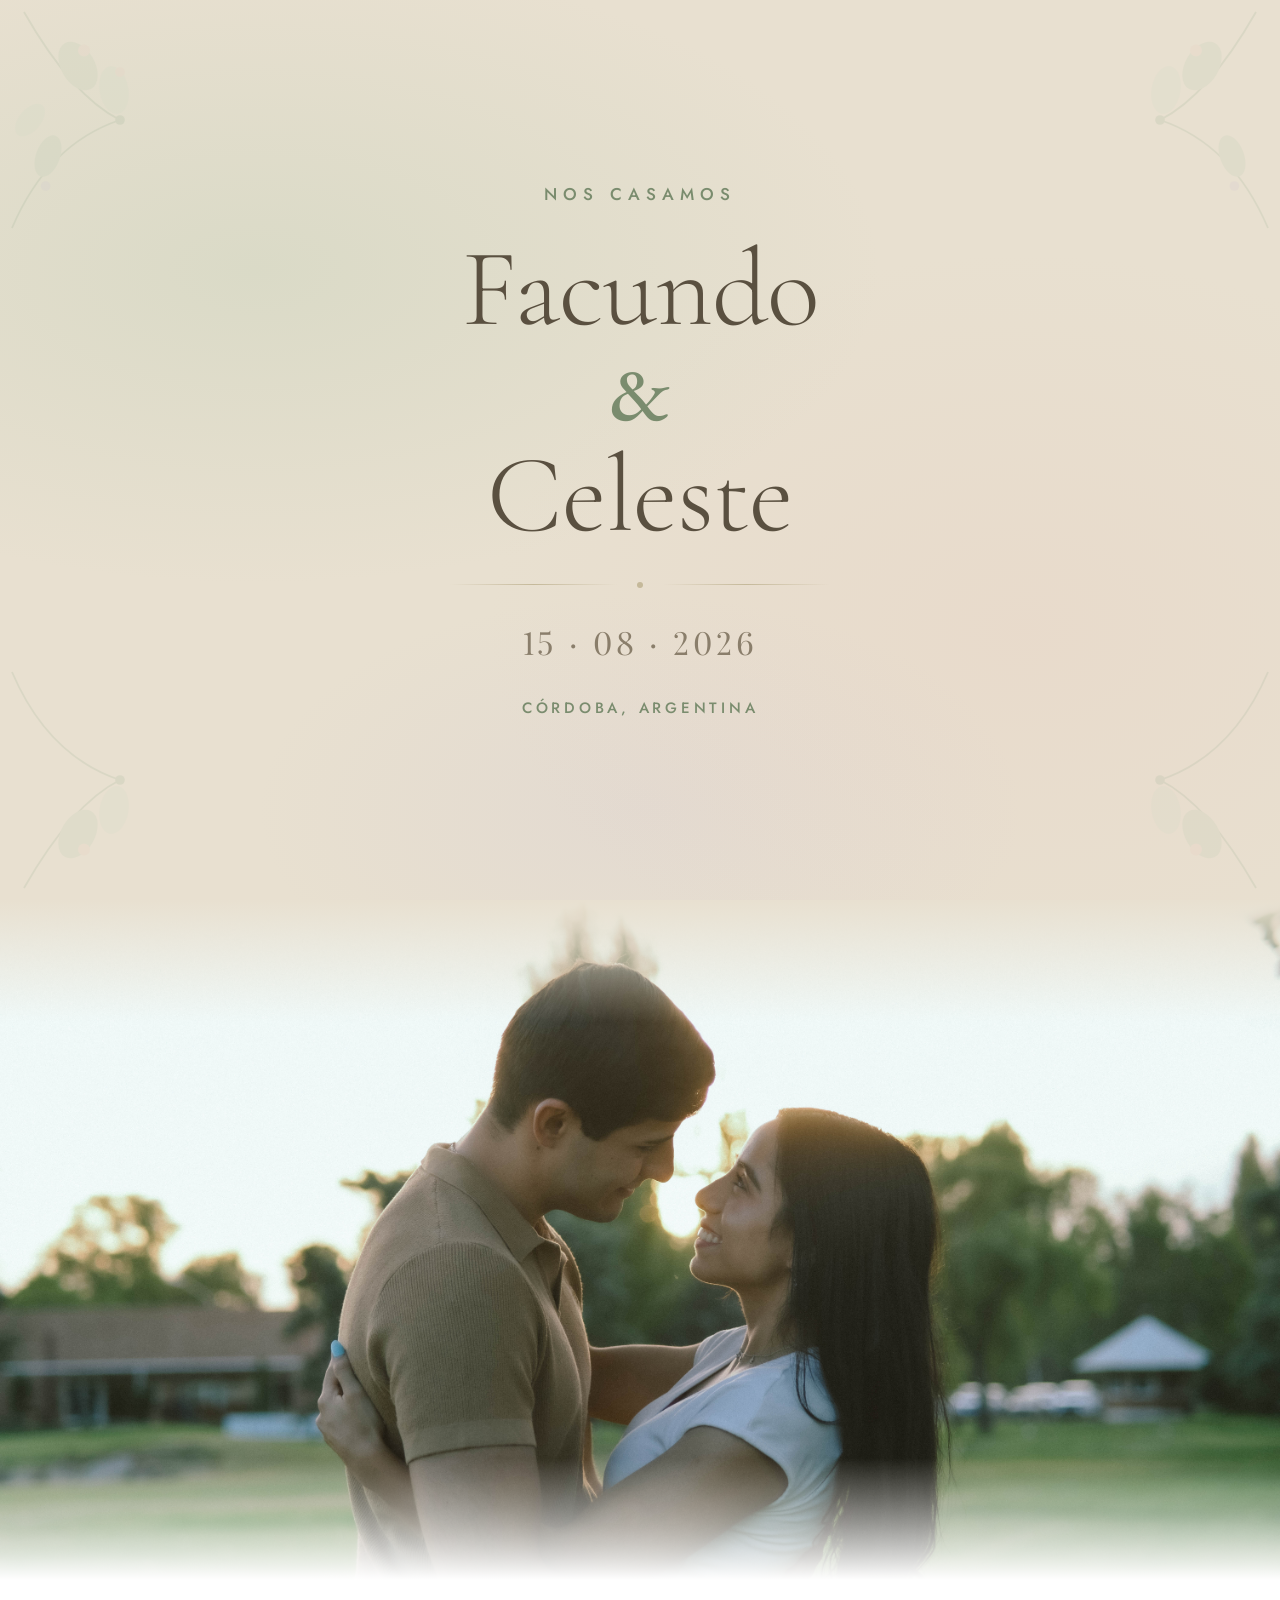
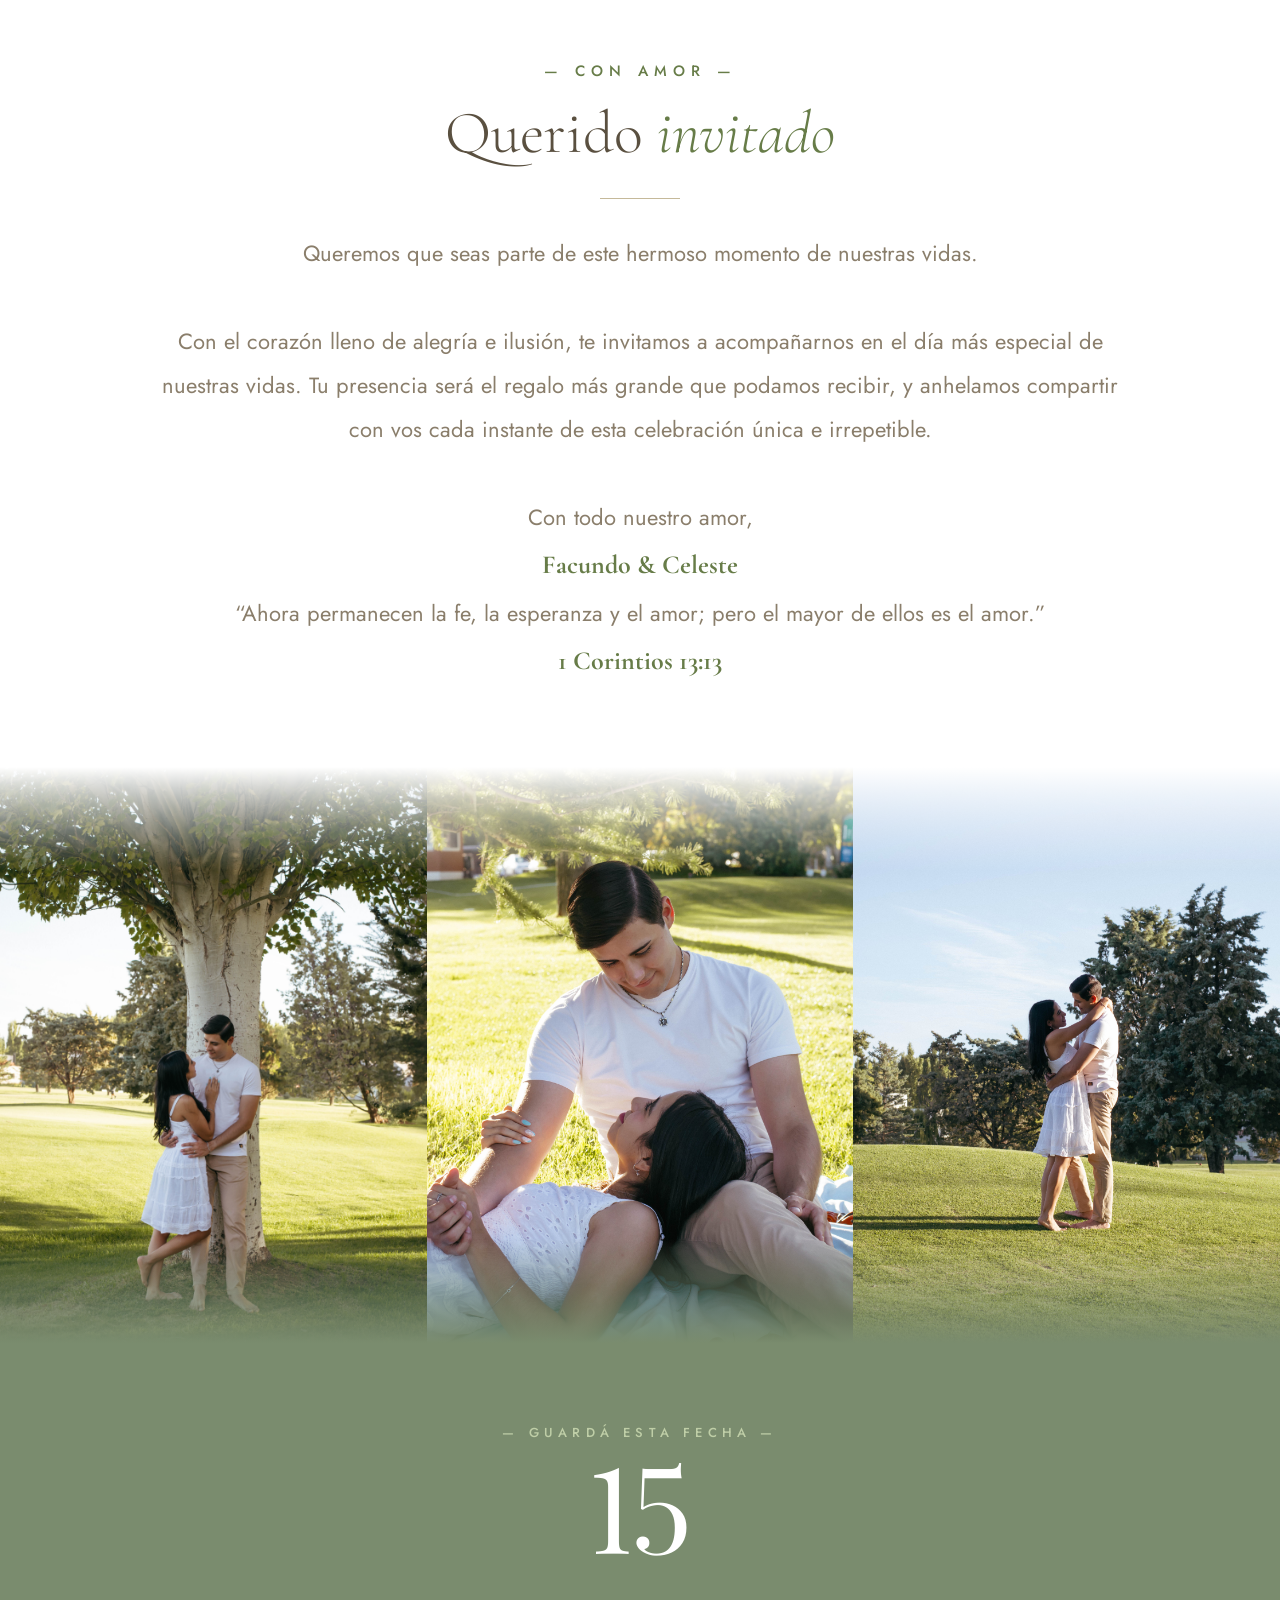
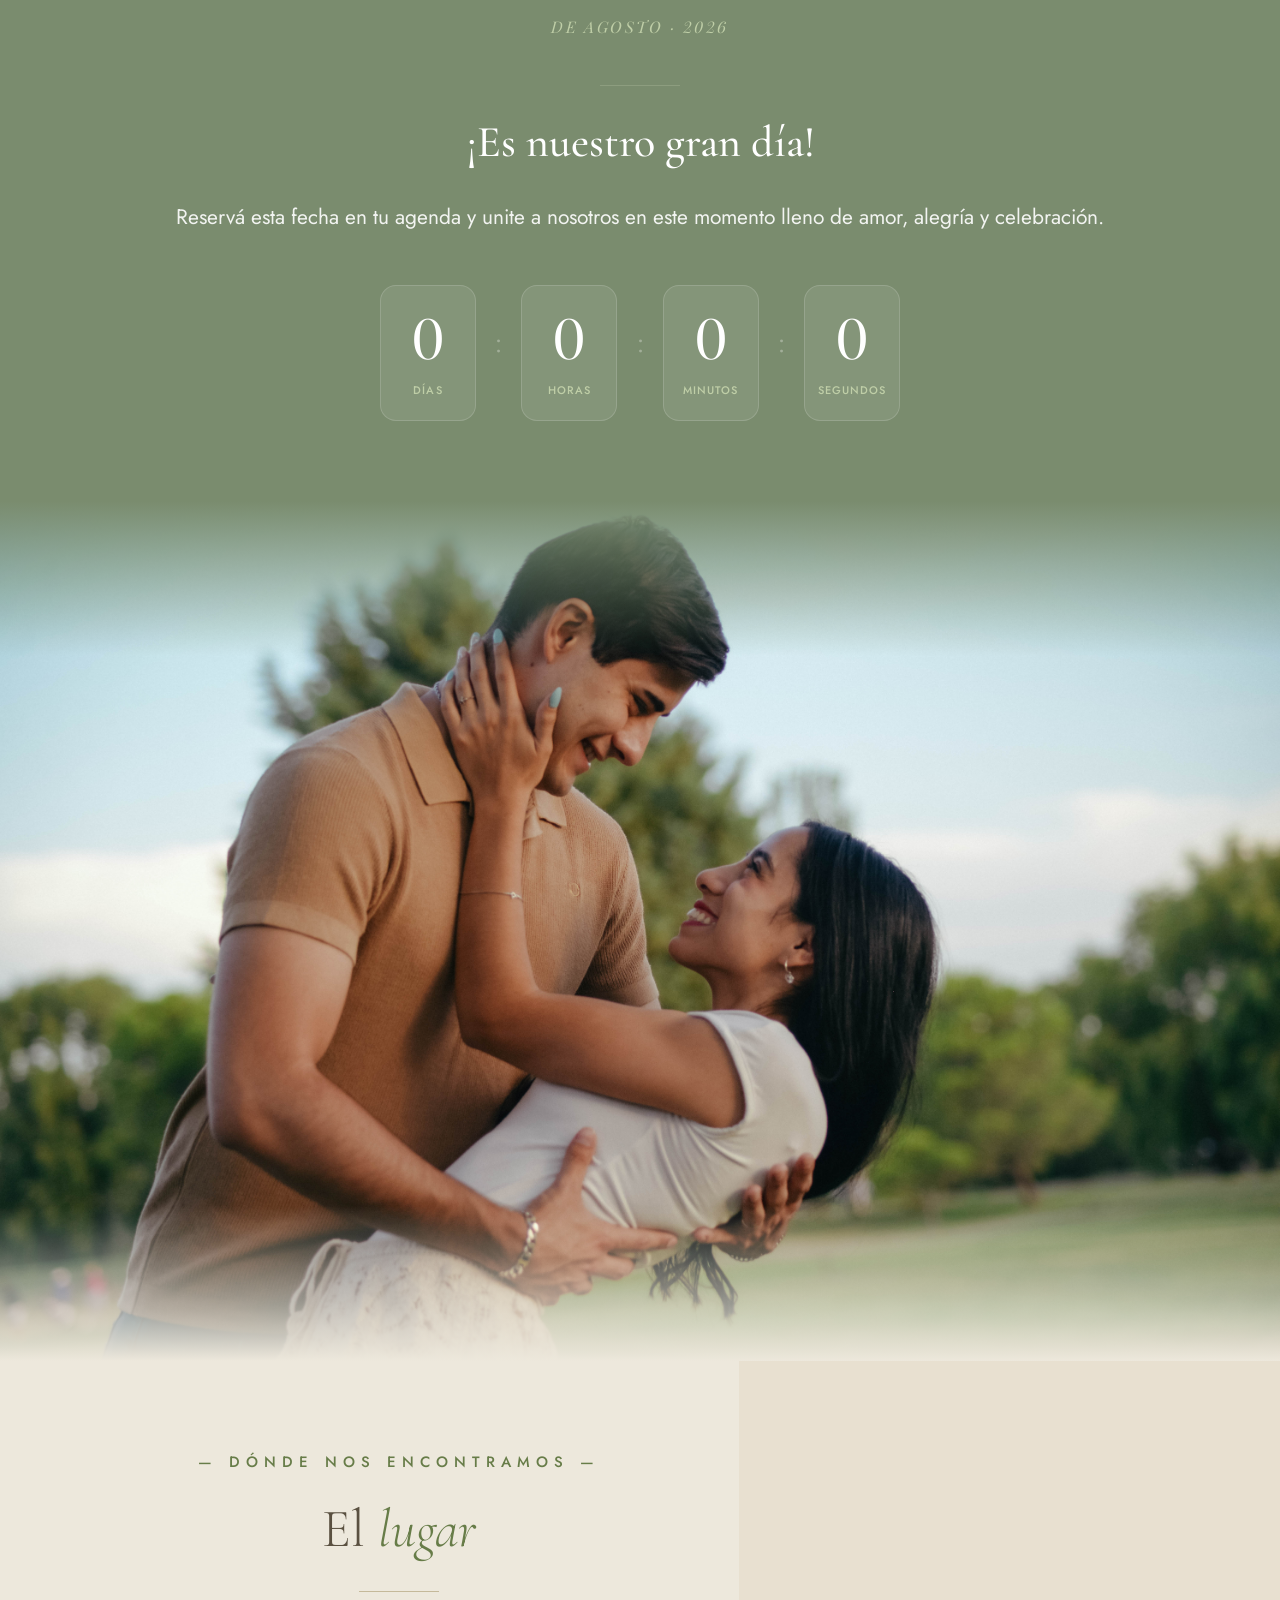
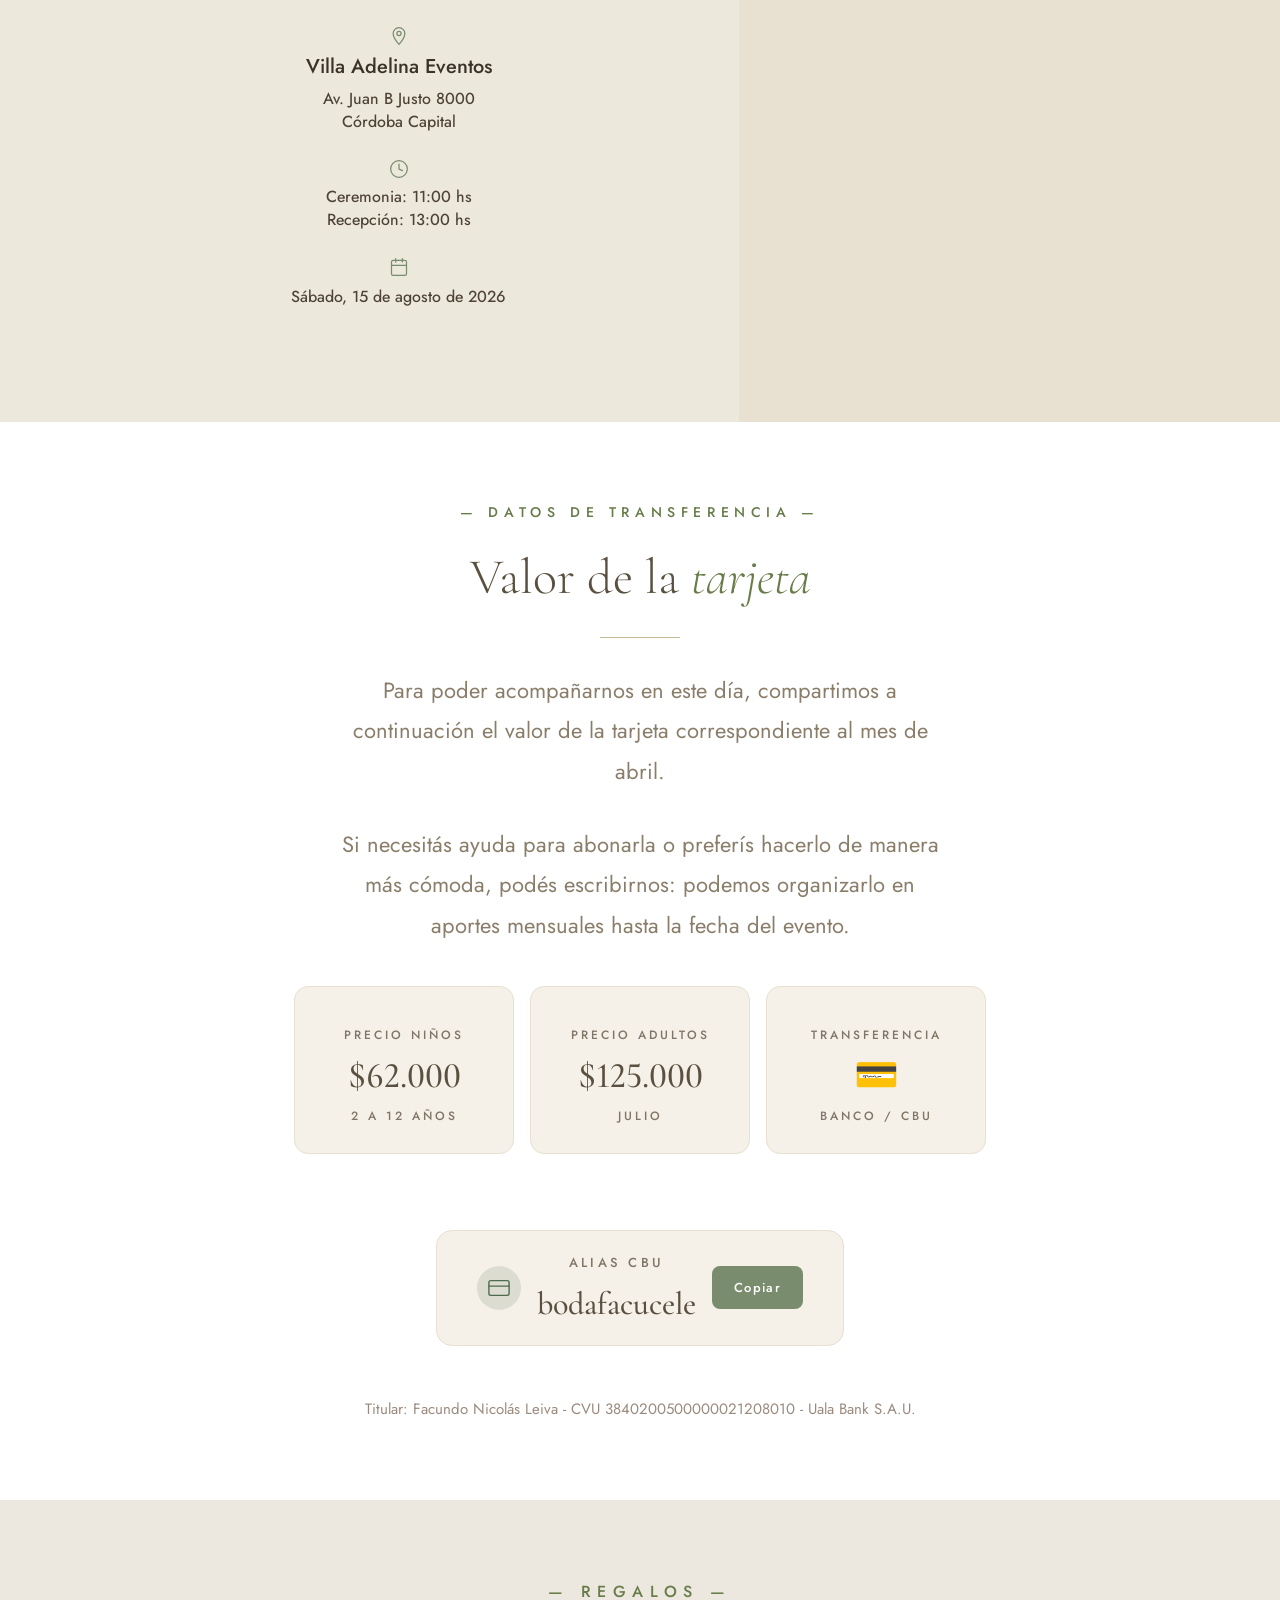
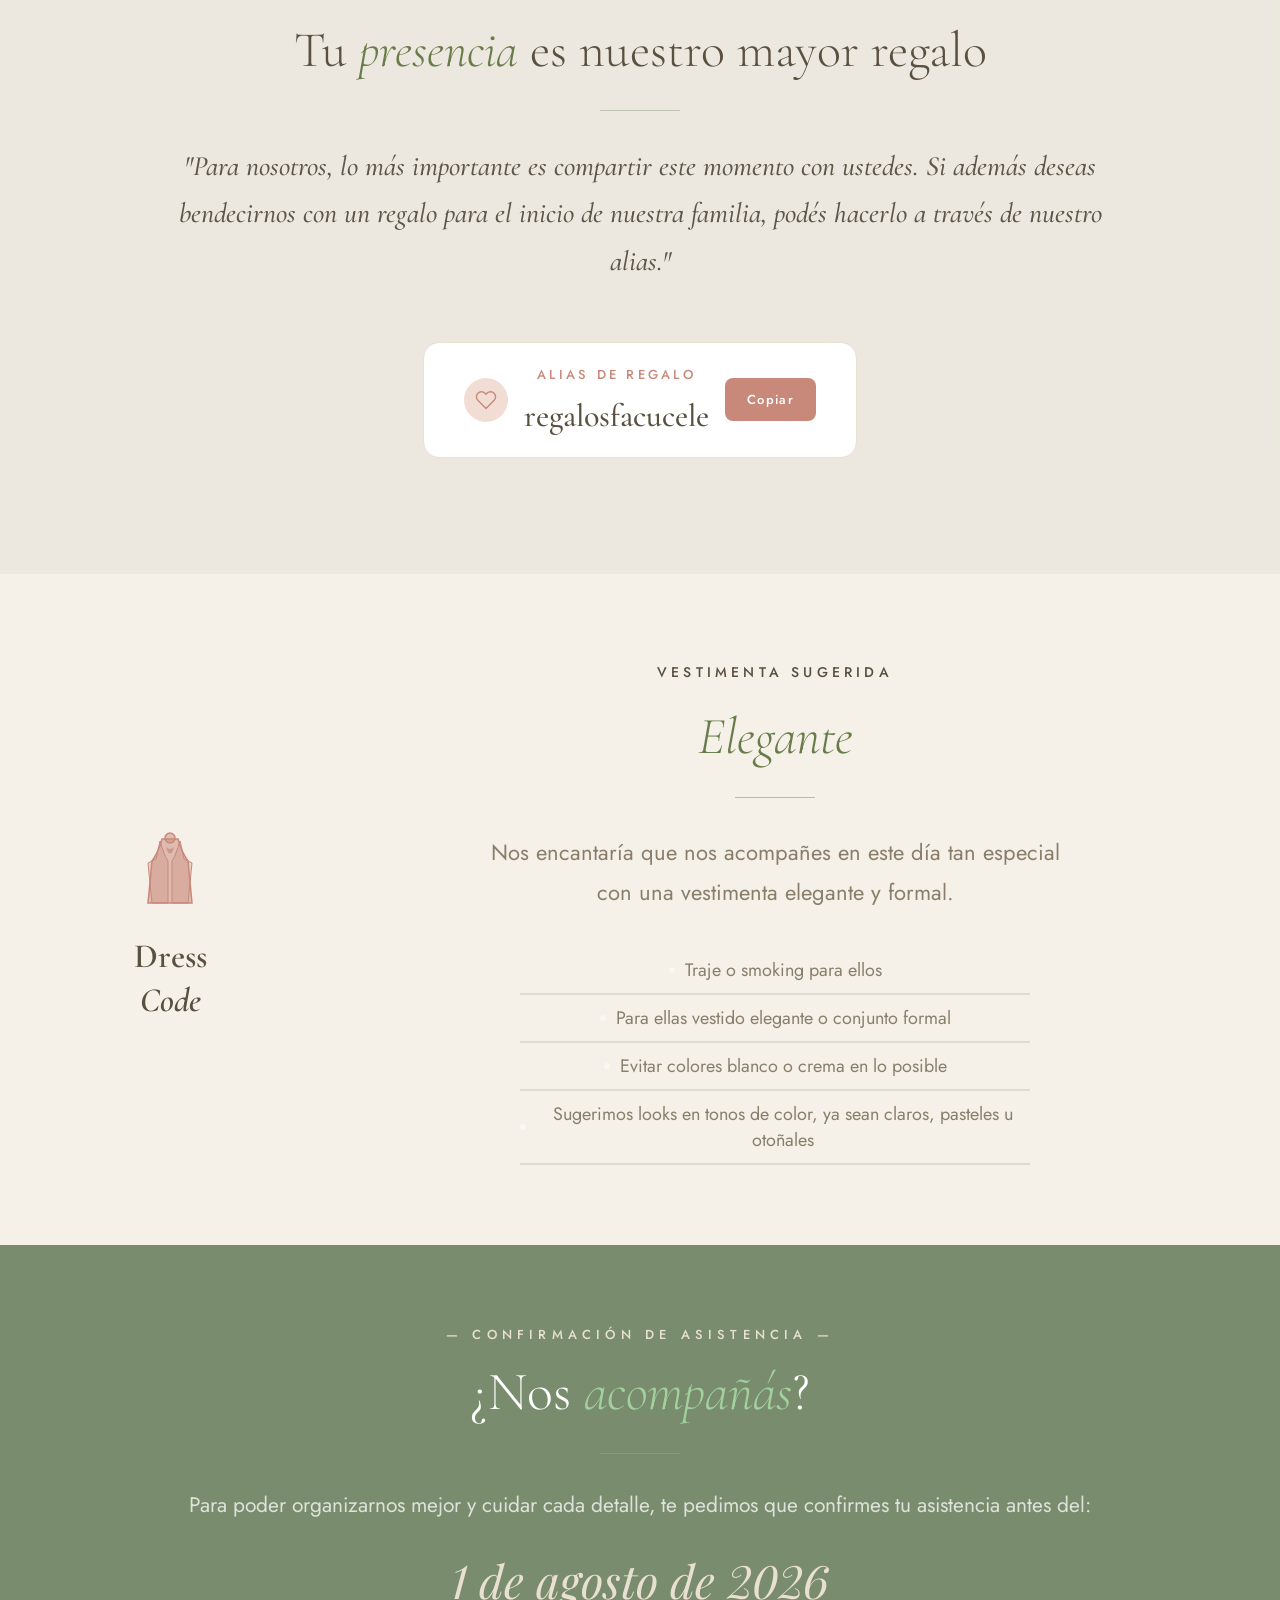
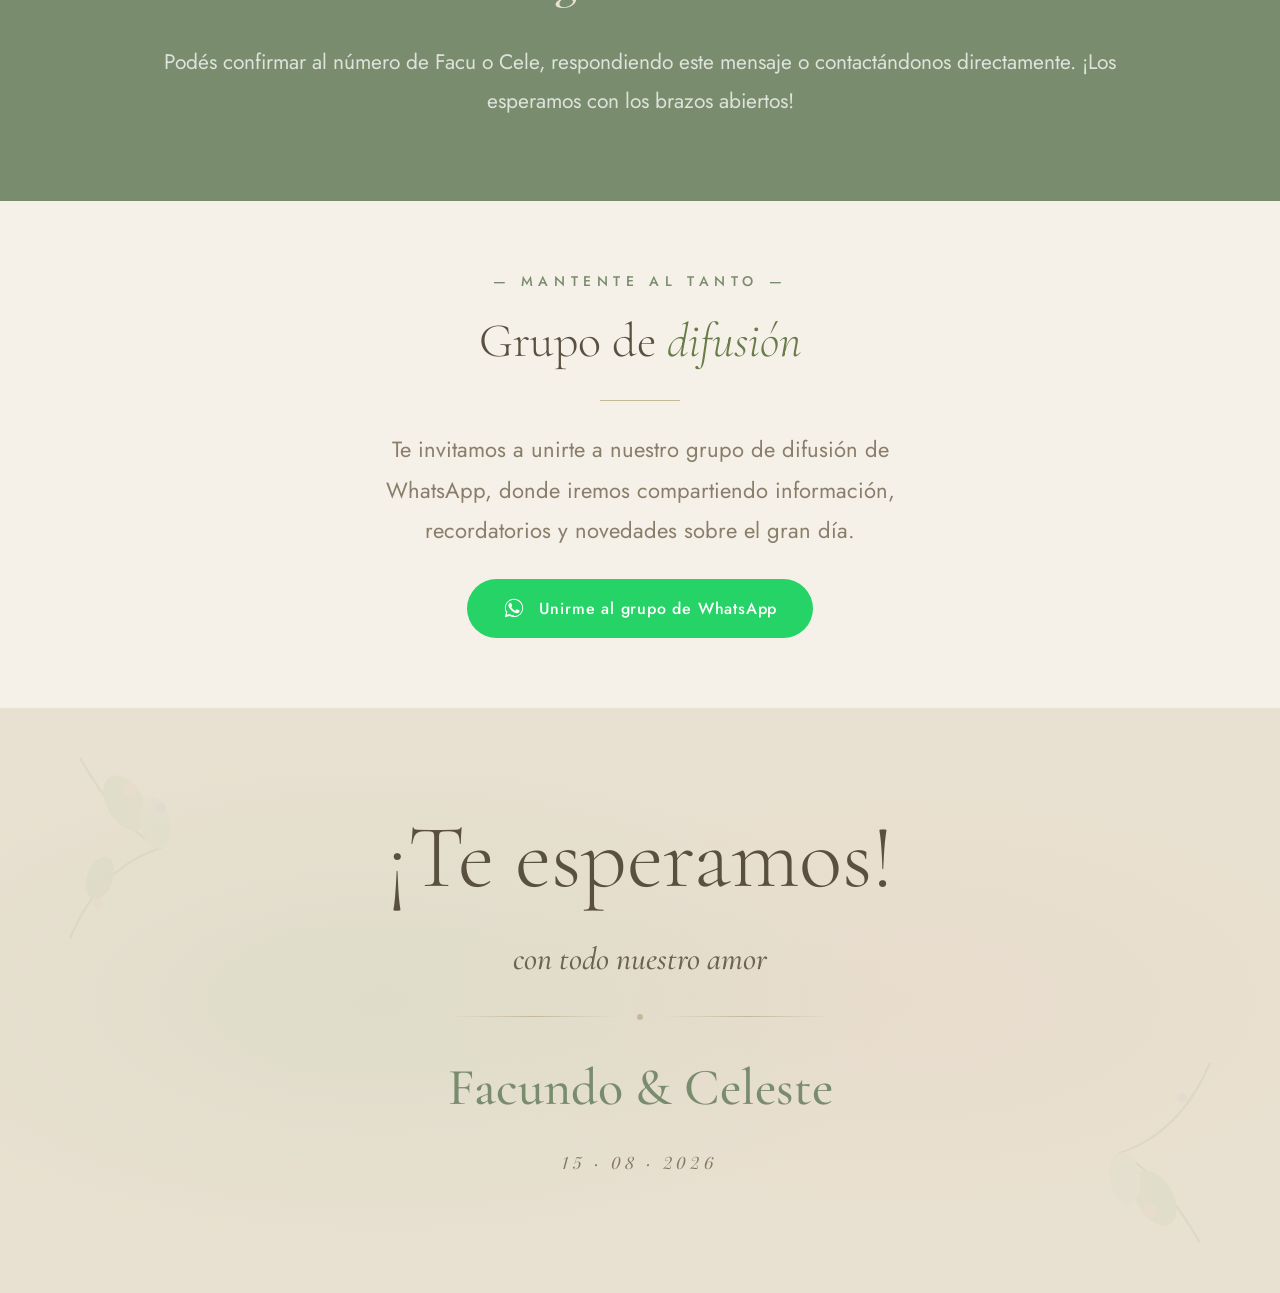
<file: index.html>
<!DOCTYPE html>
<html lang="es">
<head>
<meta charset="UTF-8">
<meta name="viewport" content="width=device-width, initial-scale=1.0">
<title>Facundo & Celeste — 15 de Agosto 2026</title>
<link href="https://fonts.googleapis.com/css2?family=Cormorant+Garamond:ital,wght@0,300;0,400;0,500;0,600;1,300;1,400&family=EB+Garamond:ital,wght@0,500;1,500&family=Jost:wght@300;400;500&family=Playfair+Display:ital,wght@0,400;0,500;0,600;1,400;1,500&display=swap" rel="stylesheet">
<link rel="stylesheet" href="style.css">
</head>
<body>

<!-- ══════════════════════════════════════════
     PORTADA
══════════════════════════════════════════ -->
<section class="cover">
  <div class="cover-bg"></div>

  <svg class="cover-corner tl floral-deco" viewBox="0 0 200 200" fill="none" xmlns="http://www.w3.org/2000/svg">
    <path d="M10 190 Q40 120 100 100 Q60 80 20 10" stroke="#7D9E7C" stroke-width="1.5" fill="none"/>
    <circle cx="100" cy="100" r="4" fill="#7D9E7C"/>
    <ellipse cx="65" cy="55" rx="14" ry="22" fill="#A8C5A6" transform="rotate(-30 65 55)"/>
    <ellipse cx="95" cy="75" rx="12" ry="20" fill="#C4D9C3" transform="rotate(-10 95 75)"/>
    <ellipse cx="40" cy="130" rx="10" ry="18" fill="#A8C5A6" transform="rotate(20 40 130)"/>
    <ellipse cx="25" cy="100" rx="9" ry="16" fill="#C4D9C3" transform="rotate(40 25 100)"/>
    <circle cx="70" cy="42" r="5" fill="#E8C4B8"/>
    <circle cx="100" cy="60" r="4" fill="#E8C4B8"/>
    <circle cx="38" cy="155" r="4" fill="#C5B8D4"/>
  </svg>
  <svg class="cover-corner tr floral-deco" viewBox="0 0 200 200" fill="none" xmlns="http://www.w3.org/2000/svg">
    <path d="M10 190 Q40 120 100 100 Q60 80 20 10" stroke="#7D9E7C" stroke-width="1.5" fill="none"/>
    <circle cx="100" cy="100" r="4" fill="#7D9E7C"/>
    <ellipse cx="65" cy="55" rx="14" ry="22" fill="#A8C5A6" transform="rotate(-30 65 55)"/>
    <ellipse cx="95" cy="75" rx="12" ry="20" fill="#C4D9C3" transform="rotate(-10 95 75)"/>
    <ellipse cx="40" cy="130" rx="10" ry="18" fill="#A8C5A6" transform="rotate(20 40 130)"/>
    <circle cx="70" cy="42" r="5" fill="#E8C4B8"/>
    <circle cx="38" cy="155" r="4" fill="#C5B8D4"/>
  </svg>
  <svg class="cover-corner bl floral-deco" viewBox="0 0 200 200" fill="none" xmlns="http://www.w3.org/2000/svg">
    <path d="M10 190 Q40 120 100 100 Q60 80 20 10" stroke="#7D9E7C" stroke-width="1.5" fill="none"/>
    <circle cx="100" cy="100" r="4" fill="#7D9E7C"/>
    <ellipse cx="65" cy="55" rx="14" ry="22" fill="#A8C5A6" transform="rotate(-30 65 55)"/>
    <ellipse cx="95" cy="75" rx="12" ry="20" fill="#C4D9C3" transform="rotate(-10 95 75)"/>
    <circle cx="70" cy="42" r="5" fill="#E8C4B8"/>
  </svg>
  <svg class="cover-corner br floral-deco" viewBox="0 0 200 200" fill="none" xmlns="http://www.w3.org/2000/svg">
    <path d="M10 190 Q40 120 100 100 Q60 80 20 10" stroke="#7D9E7C" stroke-width="1.5" fill="none"/>
    <circle cx="100" cy="100" r="4" fill="#7D9E7C"/>
    <ellipse cx="65" cy="55" rx="14" ry="22" fill="#A8C5A6" transform="rotate(-30 65 55)"/>
    <ellipse cx="95" cy="75" rx="12" ry="20" fill="#C4D9C3" transform="rotate(-10 95 75)"/>
    <circle cx="70" cy="42" r="5" fill="#E8C4B8"/>
  </svg>

  <div class="cover-inner">
    <p class="cover-pre">Nos casamos</p>
    <div class="cover-names">Facundo</div>
    <div class="cover-amp cover-amp-char">&</div>
    <div class="cover-names">Celeste</div>
    <div class="cover-divider">
      <div class="cover-divider-line"></div>
      <div class="cover-divider-dot"></div>
      <div class="cover-divider-line"></div>
    </div>
    <div class="cover-date">15 · 08 · 2026</div>
    <div class="cover-tag">Córdoba, Argentina</div>
  </div>
</section>

<!-- ══════════════════════════════════════════
     FOTO PRINCIPAL
══════════════════════════════════════════ -->
<div class="photo-strip-single foto-portada">
  <img src="img/FotoPortada.jpg" alt="Foto Principal" style="object-position: 50% 20%;">
</div>

<!-- ══════════════════════════════════════════
     QUERIDO INVITADO
══════════════════════════════════════════ -->
<section class="section section-dear">
  <span class="section-label">— Con amor —</span>
  <h2 class="section-title">Querido <em>invitado</em></h2>
  <div class="thin-rule"></div>
  <p class="section-body">
    Queremos que seas parte de este hermoso momento de nuestras vidas.<br><br>
    Con el corazón lleno de alegría e ilusión, te invitamos a acompañarnos
    en el día más especial de nuestras vidas. Tu presencia será el regalo
    más grande que podamos recibir, y anhelamos compartir con vos cada
    instante de esta celebración única e irrepetible.<br><br>
    Con todo nuestro amor,<br>
    <strong style="font-family:'Cormorant Garamond',serif;font-size:26px;font-weight:700;color:#677c48;">Facundo & Celeste</strong><br>
    “Ahora permanecen la fe, la esperanza y el amor; pero el mayor de ellos es el amor.”<br>
    <strong style="font-family:'Cormorant Garamond',serif;font-size:26px;font-weight:700;color:#677c48;">1 Corintios 13:13</strong>
  </p>
</section>

<!-- ══════════════════════════════════════════
     TIRA DE 3 FOTOS
══════════════════════════════════════════ -->
<div class="photo-strip">
  <div class="photo-slot">
    <img src="img/Foto1.jpg" alt="Foto 1">
  </div>
  <div class="photo-slot">
    <img src="img/Foto2.jpg" alt="Foto 2">
  </div>
  <div class="photo-slot">
    <img src="img/Foto3.jpg" alt="Foto 3">
  </div>
</div>

<!-- ══════════════════════════════════════════
     FECHA
══════════════════════════════════════════ -->
<section class="section section-date">
  <span class="section-label">— Guardá esta fecha —</span>
  <div class="date-big">15</div>
  <div class="date-month-year">de Agosto · 2026</div>
  <div class="thin-rule"></div>
  <h2 class="section-title" style="font-size:clamp(30px,5vw,44px);">¡Es nuestro gran día!</h2>
  <p class="section-body" style="margin:0 auto;">
    Reservá esta fecha en tu agenda y unite a nosotros en este momento
    lleno de amor, alegría y celebración.
  </p>

  <!-- Contador regresivo -->
  <div class="countdown-wrap">
    <div class="countdown-grid">
      <div class="countdown-block">
        <div class="countdown-num" id="cd-dias">--</div>
        <div class="countdown-label">días</div>
      </div>
      <div class="countdown-sep">:</div>
      <div class="countdown-block">
        <div class="countdown-num" id="cd-horas">--</div>
        <div class="countdown-label">horas</div>
      </div>
      <div class="countdown-sep">:</div>
      <div class="countdown-block">
        <div class="countdown-num" id="cd-min">--</div>
        <div class="countdown-label">minutos</div>
      </div>
      <div class="countdown-sep">:</div>
      <div class="countdown-block">
        <div class="countdown-num" id="cd-seg">--</div>
        <div class="countdown-label">segundos</div>
      </div>
    </div>
  </div>
</section>

<!-- ══════════════════════════════════════════
     FOTO INTERMEDIA
══════════════════════════════════════════ -->
<div class="photo-strip-single foto-intermedia">
  <img src="img/FotoIntermedia.jpg" alt="Foto intermedia" style="object-position: 60% 20%;">
</div>

<!-- ══════════════════════════════════════════
     UBICACIÓN
══════════════════════════════════════════ -->
<section class="section section-location">
  <div class="location-text">
    <span class="section-label">— Dónde nos encontramos —</span>
    <h2 class="section-title">El <em>lugar</em></h2>
    <div class="thin-rule"></div>
    <div class="location-detail">
      <svg class="location-detail-icon" viewBox="0 0 24 24" fill="none" stroke="currentColor" stroke-width="1.5" stroke-linecap="round">
        <path d="M12 2C8.13 2 5 5.13 5 9c0 5.25 7 13 7 13s7-7.75 7-13c0-3.87-3.13-7-7-7z"/>
        <circle cx="12" cy="9" r="2.5"/>
      </svg>
      <div>
        <div style="font-weight:500;color:#3A3228;font-size:20px;margin-bottom:6px;">Villa Adelina Eventos</div>
        <div style="font-weight:450;color:#4d4235;font-size:16px;margin-bottom:6px;">Av. Juan B Justo 8000<br>Córdoba Capital</div>
      </div>
    </div>
    <div class="location-detail">
      <svg class="location-detail-icon" viewBox="0 0 24 24" fill="none" stroke="currentColor" stroke-width="1.5" stroke-linecap="round">
        <circle cx="12" cy="12" r="10"/>
        <polyline points="12,6 12,12 16,14"/>
      </svg>
      <div style="font-weight:450;color:#4d4235;font-size:16px;margin-bottom:6px;">Ceremonia: 11:00 hs<br>Recepción: 13:00 hs</div>
    </div>
    <div class="location-detail">
      <svg class="location-detail-icon" viewBox="0 0 24 24" fill="none" stroke="currentColor" stroke-width="1.5" stroke-linecap="round">
        <rect x="3" y="4" width="18" height="18" rx="2" ry="2"/>
        <line x1="16" y1="2" x2="16" y2="6"/><line x1="8" y1="2" x2="8" y2="6"/>
        <line x1="3" y1="10" x2="21" y2="10"/>
      </svg>
      <div style="margin-top: 2px; font-weight:450;color:#4d4235;font-size:16px;margin-bottom:6px;">Sábado, 15 de agosto de 2026</div>
    </div>
  </div>
  <div class="location-map-placeholder">
    <iframe
      src="https://www.google.com/maps?q=Av.+Juan+B+Justo+8000+Cordoba+Argentina&output=embed"
      allowfullscreen
      loading="lazy"
      referrerpolicy="no-referrer-when-downgrade">
    </iframe>
  </div>
</section>

<!-- ══════════════════════════════════════════
     PAGO / COSTOS
══════════════════════════════════════════ -->
<section class="section section-payment">
  <span class="section-label">— Datos de transferencia —</span>
  <h2 class="section-title" style="font-size:clamp(34px,6vw,50px);">Valor de la <em>tarjeta</em></h2>
  <div class="thin-rule"></div>
  <p class="section-body" style="margin:0 auto 32px;max-width:600px; font-size: 22px;">
    Para poder acompañarnos en este día, compartimos a continuación el valor de la tarjeta correspondiente al mes de abril.
  </p>

  <p class="section-body" style="margin:0 auto 32px;max-width:600px; font-size: 22px;">
    Si necesitás ayuda para abonarla o preferís hacerlo de manera más cómoda, podés escribirnos: podemos organizarlo en aportes mensuales hasta la fecha del evento.
  </p>

  <div class="card-grid">
    <div class="card-item">
      <div class="card-item-label">Precio Niños</div>
      <div class="card-item-value">$62.000</div>
      <div class="card-item-sub">2 a 12 años</div>
    </div>
    <div class="card-item">
      <div class="card-item-label">Precio Adultos</div>
      <div class="card-item-value">$125.000</div>
      <div class="card-item-sub">Julio</div>
    </div>
    <div class="card-item">
      <div class="card-item-label">Transferencia</div>
      <div class="card-item-value">💳</div>
      <div class="card-item-sub">Banco / CBU</div>
    </div>
  </div>

  <div class="alias-box">
    <div class="alias-icon">
      <svg width="22" height="22" viewBox="0 0 24 24" fill="none" stroke="#4E6B4D" stroke-width="1.5" stroke-linecap="round">
        <rect x="1" y="4" width="22" height="16" rx="2" ry="2"/>
        <line x1="1" y1="10" x2="23" y2="10"/>
      </svg>
    </div>
    <div>
      <div class="alias-label">Alias CBU</div>
      <div class="alias-value" id="aliasText">bodafacucele</div>
    </div>
    <button class="copy-btn" onclick="copyAlias()">Copiar</button>
  </div>

  <p style="font-size:15px;color:#9A8A7E;margin-top:16px;">
    Titular: Facundo Nicolás Leiva - CVU 3840200500000021208010 - Uala Bank S.A.U.
  </p>
</section>

<!-- ══════════════════════════════════════════
     REGALO
══════════════════════════════════════════ -->
<section class="section section-gift">
  <span class="section-label">— Regalos —</span>
  <h2 class="section-title" style="font-size:clamp(34px,6vw,50px);">Tu <em>presencia</em> es nuestro mayor regalo</h2>
  <div class="thin-rule"></div>
  <blockquote class="gift-quote">
    "Para nosotros, lo más importante es compartir este momento con ustedes. Si además deseas bendecirnos con un regalo para el inicio de nuestra familia, podés hacerlo a través de nuestro alias."
  </blockquote>
  <div class="alias-box" style="background:white;">
    <div class="alias-icon" style="background:#F2DDD5;">
      <svg width="22" height="22" viewBox="0 0 24 24" fill="none" stroke="#C9897A" stroke-width="1.5" stroke-linecap="round">
        <path d="M20.84 4.61a5.5 5.5 0 0 0-7.78 0L12 5.67l-1.06-1.06a5.5 5.5 0 0 0-7.78 7.78l1.06 1.06L12 21.23l7.78-7.78 1.06-1.06a5.5 5.5 0 0 0 0-7.78z"/>
      </svg>
    </div>
    <div>
      <div class="alias-label" style="color:#C9897A;">Alias de regalo</div>
      <div class="alias-value" id="giftAliasText">regalosfacucele</div>
    </div>
    <button class="copy-btn" style="background:#C9897A;" onclick="copyGiftAlias()">Copiar</button>
  </div>
</section>

<!-- ══════════════════════════════════════════
     DRESS CODE
══════════════════════════════════════════ -->
<section class="section section-dresscode">
  <div class="dresscode-visual">
    <svg width="80" height="80" viewBox="0 0 80 80" fill="none" xmlns="http://www.w3.org/2000/svg">
      <path d="M32 8 Q28 22 22 30 L18 72 H62 L58 30 Q52 22 48 8 Z" fill="#C9897A" fill-opacity="0.5" stroke="#C9897A" stroke-width="1.5"/>
      <path d="M36 16 Q40 20 44 16 Q42 24 40 22 Q38 24 36 16Z" fill="#C9897A" fill-opacity="0.7"/>
      <path d="M30 10 L26 28 L18 32 L22 72 H38 L38 30 Q34 24 30 10Z" fill="#C9897A" fill-opacity="0.3" stroke="#C9897A" stroke-width="1"/>
      <path d="M50 10 L54 28 L62 32 L58 72 H42 L42 30 Q46 24 50 10Z" fill="#C9897A" fill-opacity="0.3" stroke="#C9897A" stroke-width="1"/>
      <circle cx="40" cy="7" r="5" fill="#C9897A" fill-opacity="0.5" stroke="#C9897A" stroke-width="1.5"/>
    </svg>
    <div style="font-family:'Cormorant Garamond',serif;font-size:34px;font-weight:600;color:#5a5040;text-align:center;line-height:1.3;">
      Dress<br><em>Code</em>
    </div>
  </div>
  <div class="dresscode-text">
    <span class="dresscode-tag">Vestimenta Sugerida</span>
    <h2 class="section-title" style="font-size:clamp(36px,6vw,52px);margin-bottom:12px;"><em>Elegante</em></h2>
    <div class="thin-rule" style="margin:20px 0;"></div>
    <p class="section-body" style="margin-top: 14px; margin-bottom: 10px; max-width:600px; font-size: 22px;">
      Nos encantaría que nos acompañes en este día tan especial con una vestimenta elegante y formal.
    </p>
    <ul class="dresscode-items">
      <li>Traje o smoking para ellos</li>
      <li>Para ellas vestido elegante o conjunto formal</li>
      <li>Evitar colores blanco o crema en lo posible</li>
      <li>Sugerimos looks en tonos de color, ya sean claros, pasteles u otoñales</li>
    </ul>
  </div>
</section>

<!-- ══════════════════════════════════════════
     CONFIRMACIÓN
══════════════════════════════════════════ -->
<section class="section section-confirm">
  <span class="section-label">— Confirmación de asistencia —</span>
  <h2 class="section-title">¿Nos <em style="color:#a1d19d;">acompañás</em>?</h2>
  <div class="thin-rule"></div>
  <p class="section-body">
    Para poder organizarnos mejor y cuidar cada detalle, te pedimos que confirmes tu asistencia antes del:
  </p>
  <div class="confirm-deadline">1 de agosto de 2026</div>
  <p class="section-body">
    Podés confirmar al número de Facu o Cele, respondiendo este mensaje
    o contactándonos directamente. ¡Los esperamos con los brazos abiertos!
  </p>
</section>

<!-- ══════════════════════════════════════════
     WHATSAPP
══════════════════════════════════════════ -->
<section class="section section-whatsapp">
  <span class="section-label" style="display:flex;justify-content:center; font-size: 14px; margin-bottom: 24px;">— Mantente al tanto —</span>
  <h2 class="section-title" style="text-align:center;font-size:clamp(32px,6vw,48px);">Grupo de <em>difusión</em></h2>
  <div class="thin-rule"></div>
  <p class="section-body" style="text-align:center;margin:0 auto;max-width:580px; font-size: 22px;">
    Te invitamos a unirte a nuestro grupo de difusión de WhatsApp, donde iremos compartiendo información, recordatorios y novedades sobre el gran día.
  </p>
  <div style="text-align:center;">
    <a class="wa-btn" href="https://chat.whatsapp.com/E8KCQji1GKF0MELzUdoKml" target="_blank" rel="noopener noreferrer">
      <svg width="22" height="22" viewBox="0 0 24 24" fill="white"><path d="M17.472 14.382c-.297-.149-1.758-.867-2.03-.967-.273-.099-.471-.148-.67.15-.197.297-.767.966-.94 1.164-.173.199-.347.223-.644.075-.297-.15-1.255-.463-2.39-1.475-.883-.788-1.48-1.761-1.653-2.059-.173-.297-.018-.458.13-.606.134-.133.298-.347.446-.52.149-.174.198-.298.298-.497.099-.198.05-.371-.025-.52-.075-.149-.669-1.612-.916-2.207-.242-.579-.487-.5-.669-.51-.173-.008-.371-.01-.57-.01-.198 0-.52.074-.792.372-.272.297-1.04 1.016-1.04 2.479 0 1.462 1.065 2.875 1.213 3.074.149.198 2.096 3.2 5.077 4.487.709.306 1.262.489 1.694.625.712.227 1.36.195 1.871.118.571-.085 1.758-.719 2.006-1.413.248-.694.248-1.289.173-1.413-.074-.124-.272-.198-.57-.347z"/><path d="M12.004 2c-5.514 0-9.998 4.486-9.998 10 0 1.76.46 3.413 1.268 4.852L2 22l5.272-1.246A9.952 9.952 0 0012.004 22c5.514 0 9.998-4.486 9.998-10S17.518 2 12.004 2zm0 18.004c-1.648 0-3.192-.448-4.519-1.225l-.324-.19-3.13.739.773-3.043-.21-.339C3.557 14.8 3.006 13.449 3.006 12c0-4.963 4.033-8.998 8.998-8.998 4.964 0 8.998 4.035 8.998 8.998 0 4.964-4.034 8.998-8.998 8.998z"/></svg>
      Unirme al grupo de WhatsApp
    </a>
  </div>
</section>

<!-- ══════════════════════════════════════════
     CIERRE
══════════════════════════════════════════ -->
<section class="section section-closing">
  <div class="closing-bg"></div>
  <svg class="floral-deco" style="position:absolute;top:40px;left:60px;width:200px;opacity:0.1;" viewBox="0 0 200 200" fill="none">
    <path d="M10 190 Q40 120 100 100 Q60 80 20 10" stroke="#7D9E7C" stroke-width="2" fill="none"/>
    <ellipse cx="65" cy="55" rx="18" ry="30" fill="#A8C5A6" transform="rotate(-30 65 55)"/>
    <ellipse cx="95" cy="75" rx="15" ry="26" fill="#C4D9C3" transform="rotate(-10 95 75)"/>
    <ellipse cx="40" cy="130" rx="13" ry="22" fill="#A8C5A6" transform="rotate(20 40 130)"/>
    <circle cx="70" cy="42" r="7" fill="#E8C4B8"/>
    <circle cx="100" cy="60" r="6" fill="#C5B8D4"/>
    <circle cx="38" cy="155" r="5" fill="#E8C4B8"/>
  </svg>
  <svg class="floral-deco" style="position:absolute;bottom:40px;right:60px;width:200px;opacity:0.1;transform:scale(-1);" viewBox="0 0 200 200" fill="none">
    <path d="M10 190 Q40 120 100 100 Q60 80 20 10" stroke="#7D9E7C" stroke-width="2" fill="none"/>
    <ellipse cx="65" cy="55" rx="18" ry="30" fill="#A8C5A6" transform="rotate(-30 65 55)"/>
    <ellipse cx="95" cy="75" rx="15" ry="26" fill="#C4D9C3" transform="rotate(-10 95 75)"/>
    <circle cx="70" cy="42" r="7" fill="#E8C4B8"/>
    <circle cx="38" cy="155" r="5" fill="#C5B8D4"/>
  </svg>

  <div class="closing-inner">
    <div class="closing-title">¡Te esperamos!</div>
    <div class="closing-subtitle">con todo nuestro amor</div>
    <div class="cover-divider" style="margin:36px auto;">
      <div class="cover-divider-line"></div>
      <div class="cover-divider-dot"></div>
      <div class="cover-divider-line"></div>
    </div>
    <div class="closing-names">Facundo & Celeste</div>
    <div class="closing-date-tag">15 · 08 · 2026</div>
  </div>
</section>

<script>
  function copyAlias() {
    var text = document.getElementById('aliasText').textContent.trim();
    navigator.clipboard.writeText(text).then(function(){
      var btn = event.target;
      var orig = btn.textContent;
      btn.textContent = '¡Copiado!';
      setTimeout(function(){ btn.textContent = orig; }, 1800);
    });
  }

  function copyGiftAlias() {
    var text = document.getElementById('giftAliasText').textContent.trim();
    navigator.clipboard.writeText(text).then(function(){
      var btn = event.target;
      var orig = btn.textContent;
      btn.textContent = '¡Copiado!';
      setTimeout(function(){ btn.textContent = orig; }, 1800);
    });
  }
</script>
<script>
  // Contador regresivo — 15 de agosto de 2026 a las 11:00 hs (Córdoba, Argentina = UTC-3)
  (function() {
    var wedding = new Date('2026-08-15T11:00:00-03:00').getTime();

    function update() {
      var now = Date.now();
      var diff = wedding - now;

      if (diff <= 0) {
        document.getElementById('cd-dias').textContent  = '0';
        document.getElementById('cd-horas').textContent = '0';
        document.getElementById('cd-min').textContent   = '0';
        document.getElementById('cd-seg').textContent   = '0';
        return;
      }

      var dias  = Math.floor(diff / 86400000);
      var horas = Math.floor((diff % 86400000) / 3600000);
      var min   = Math.floor((diff % 3600000)  / 60000);
      var seg   = Math.floor((diff % 60000)    / 1000);

      document.getElementById('cd-dias').textContent  = dias;
      document.getElementById('cd-horas').textContent = String(horas).padStart(2,'0');
      document.getElementById('cd-min').textContent   = String(min).padStart(2,'0');
      document.getElementById('cd-seg').textContent   = String(seg).padStart(2,'0');
    }

    update();
    setInterval(update, 1000);
  })();
</script>
</body>
</html>
</file>
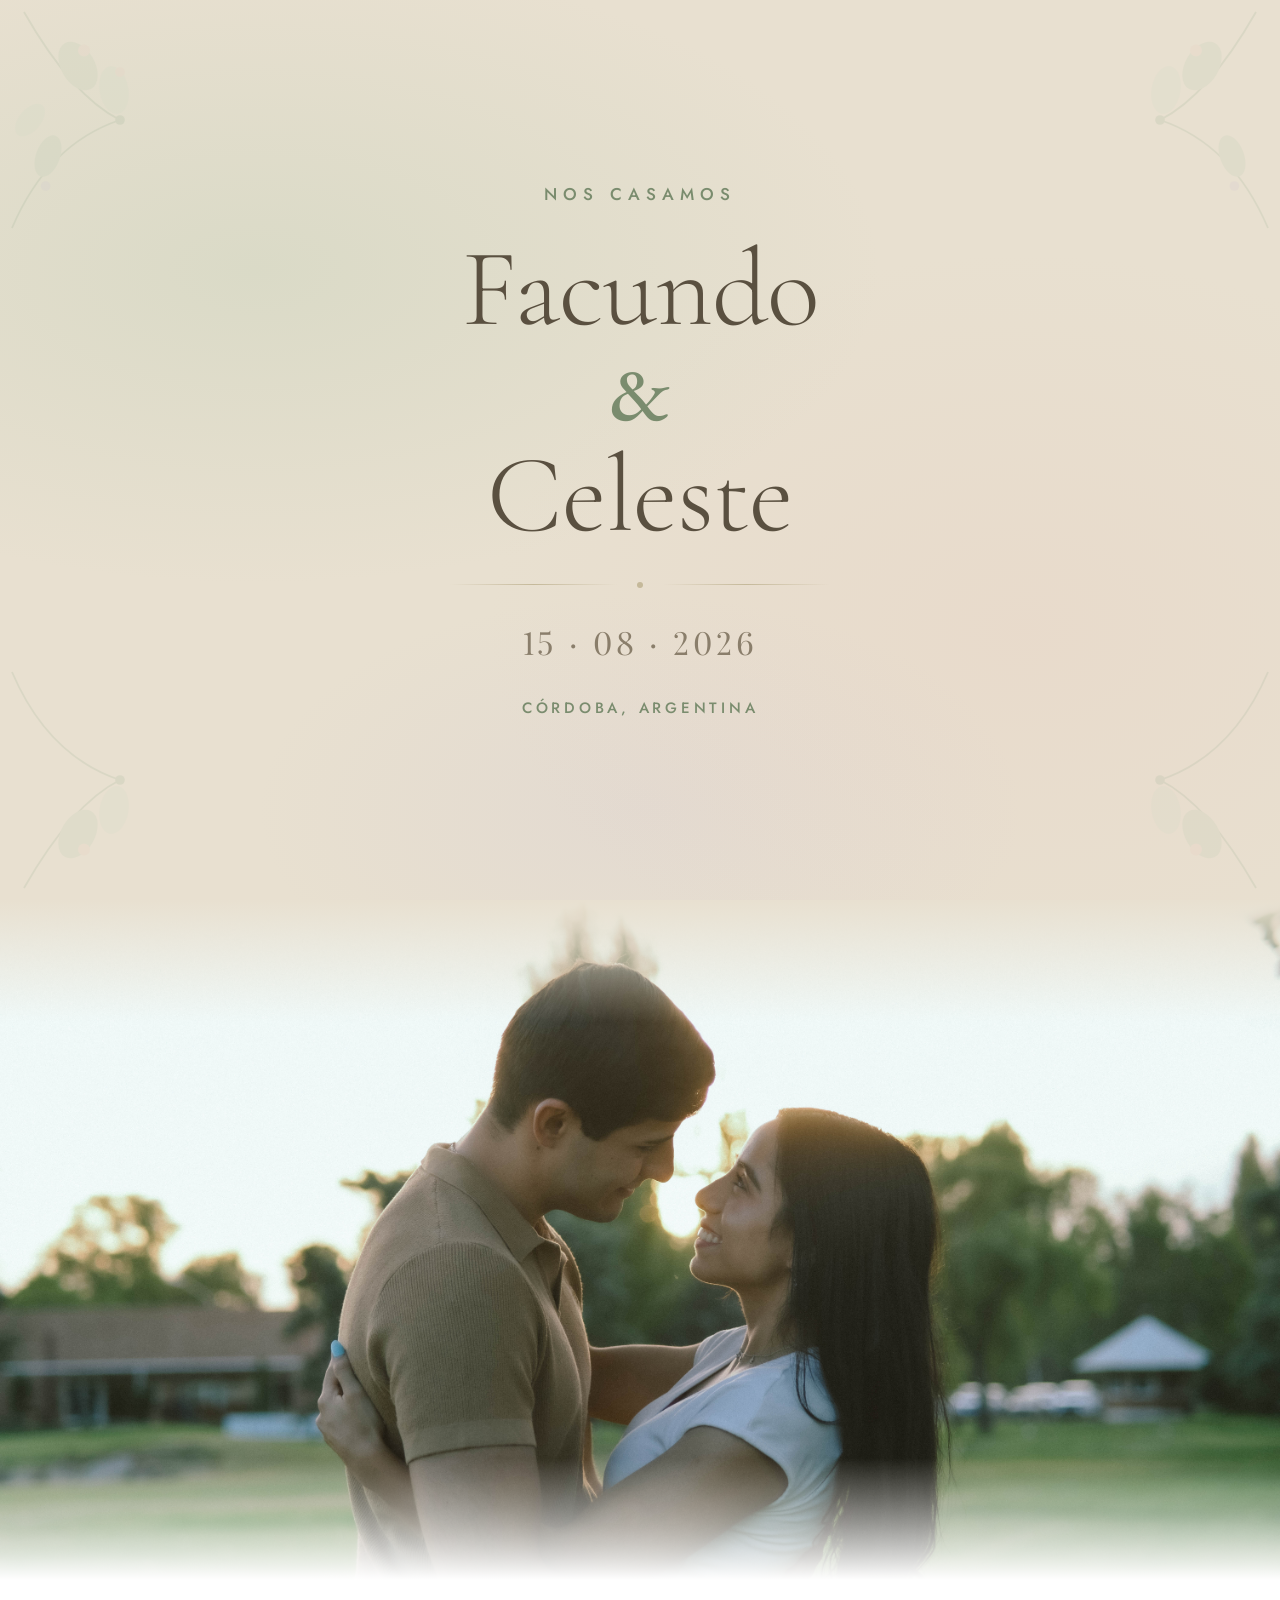
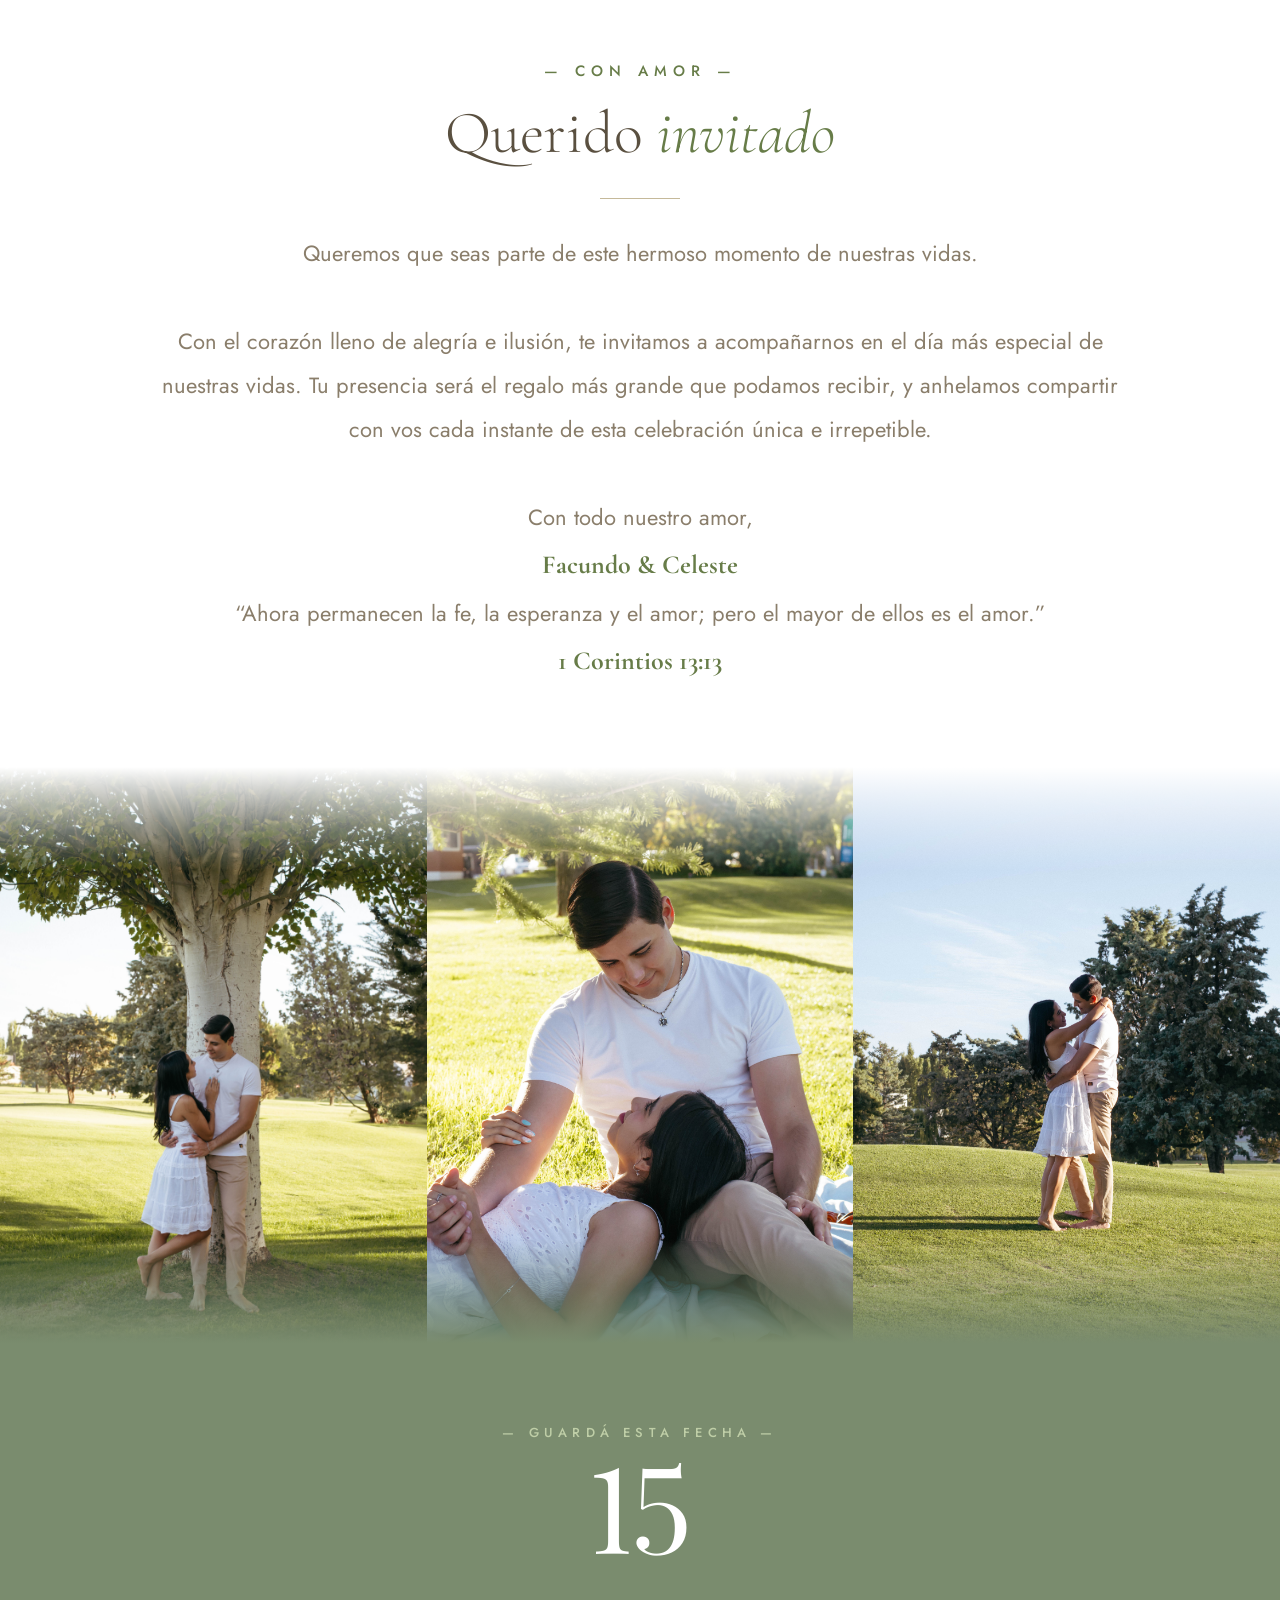
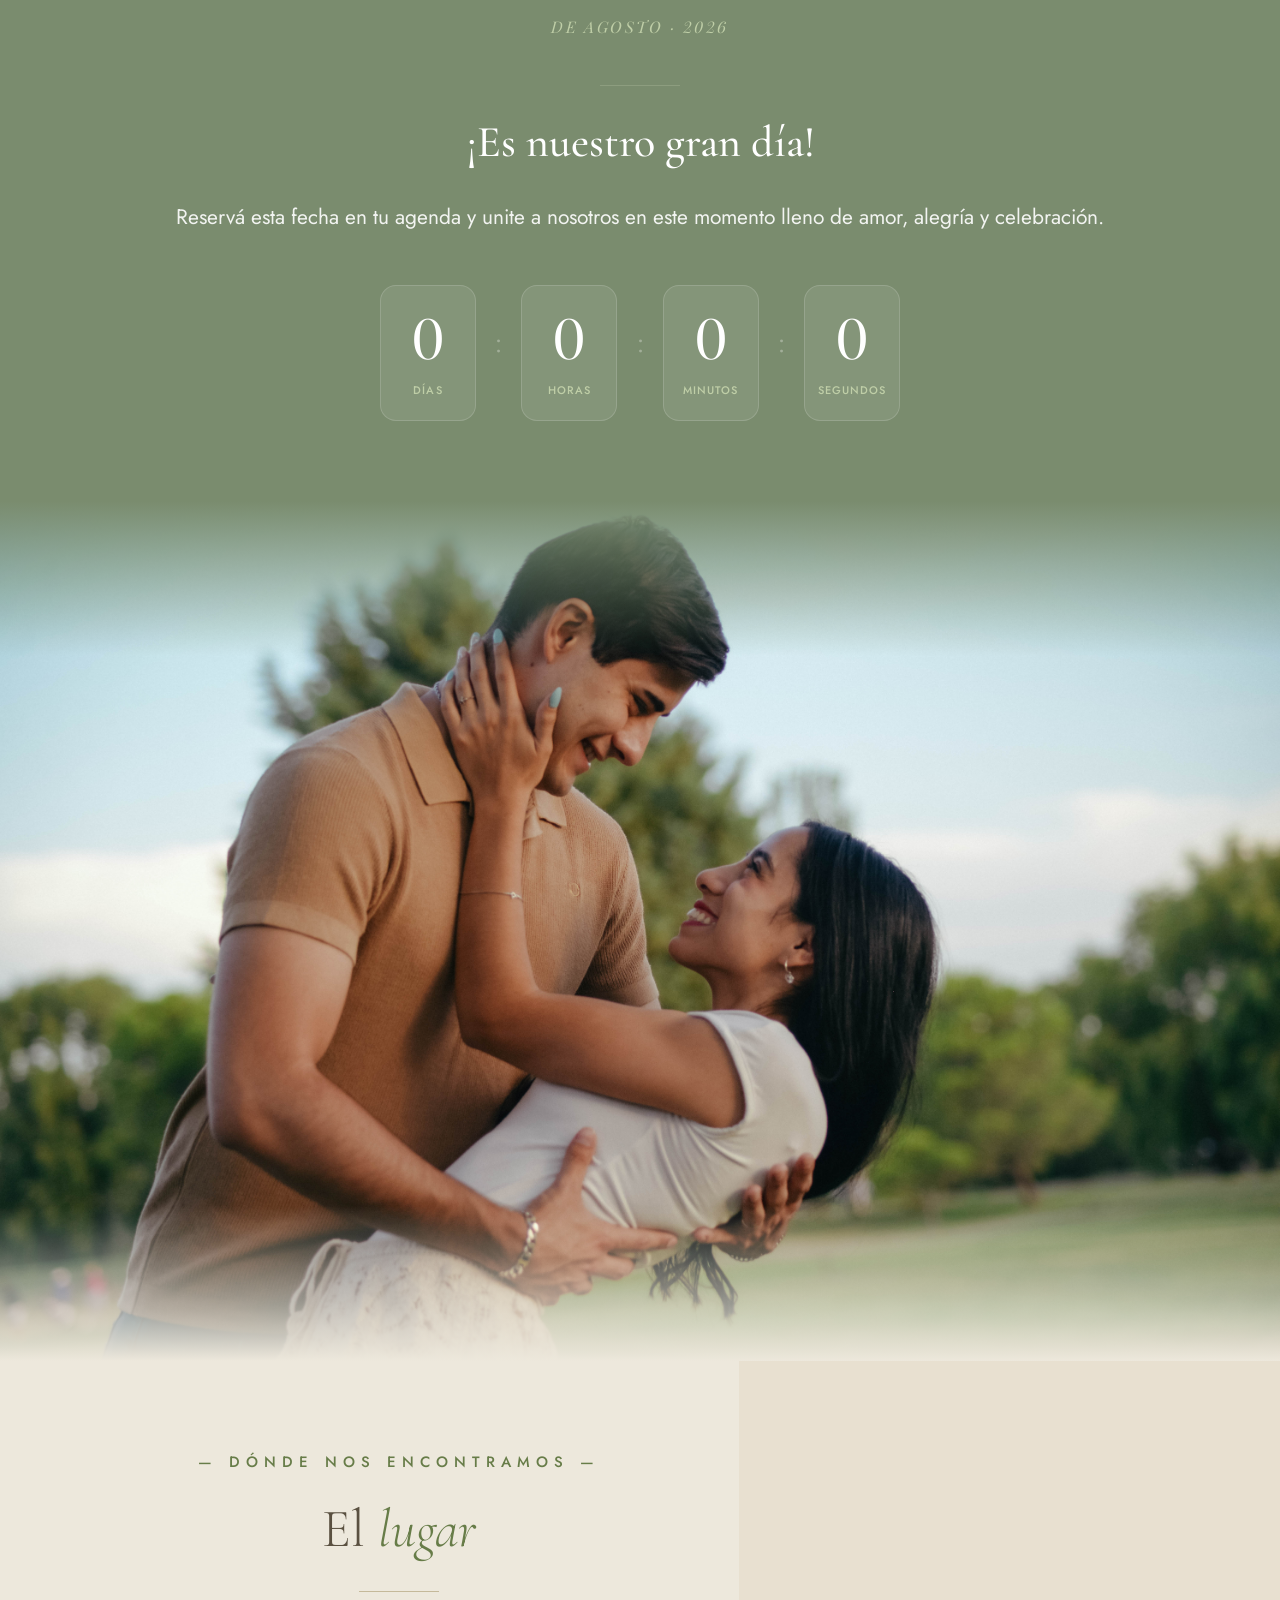
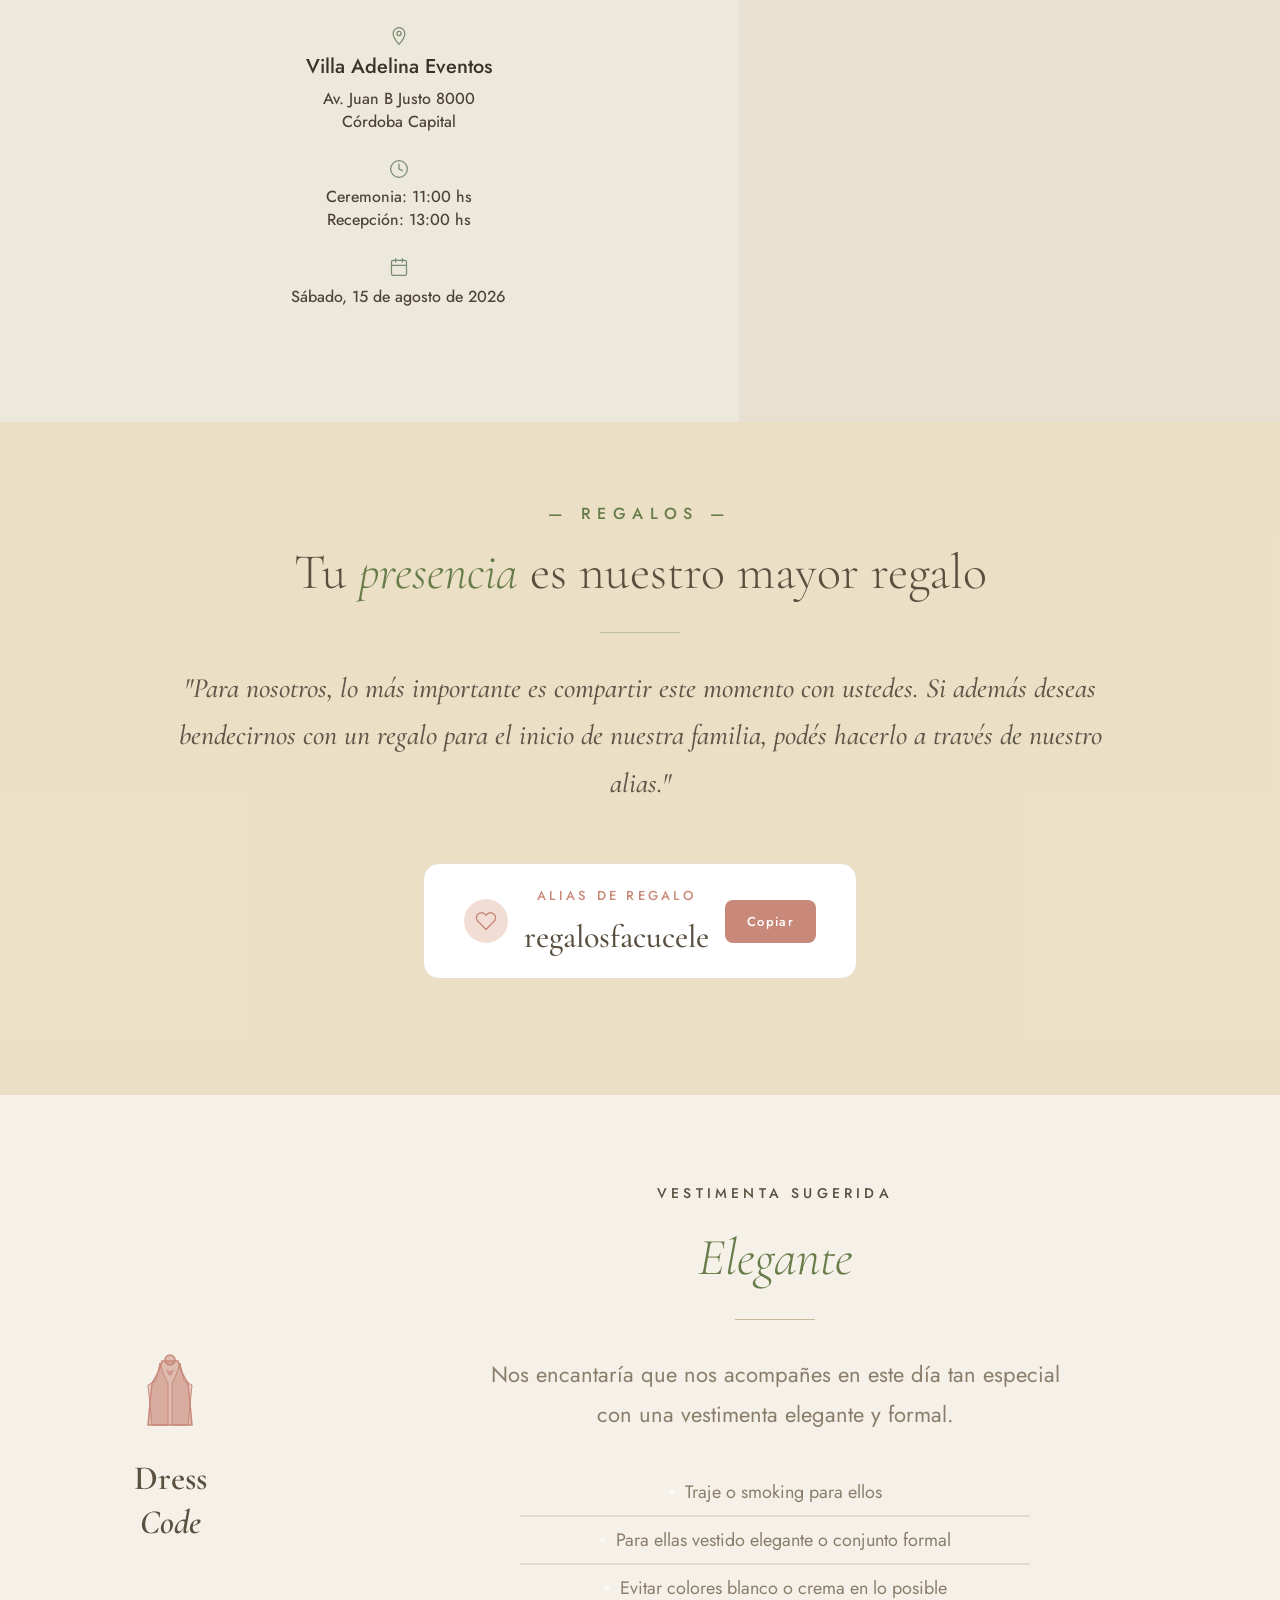
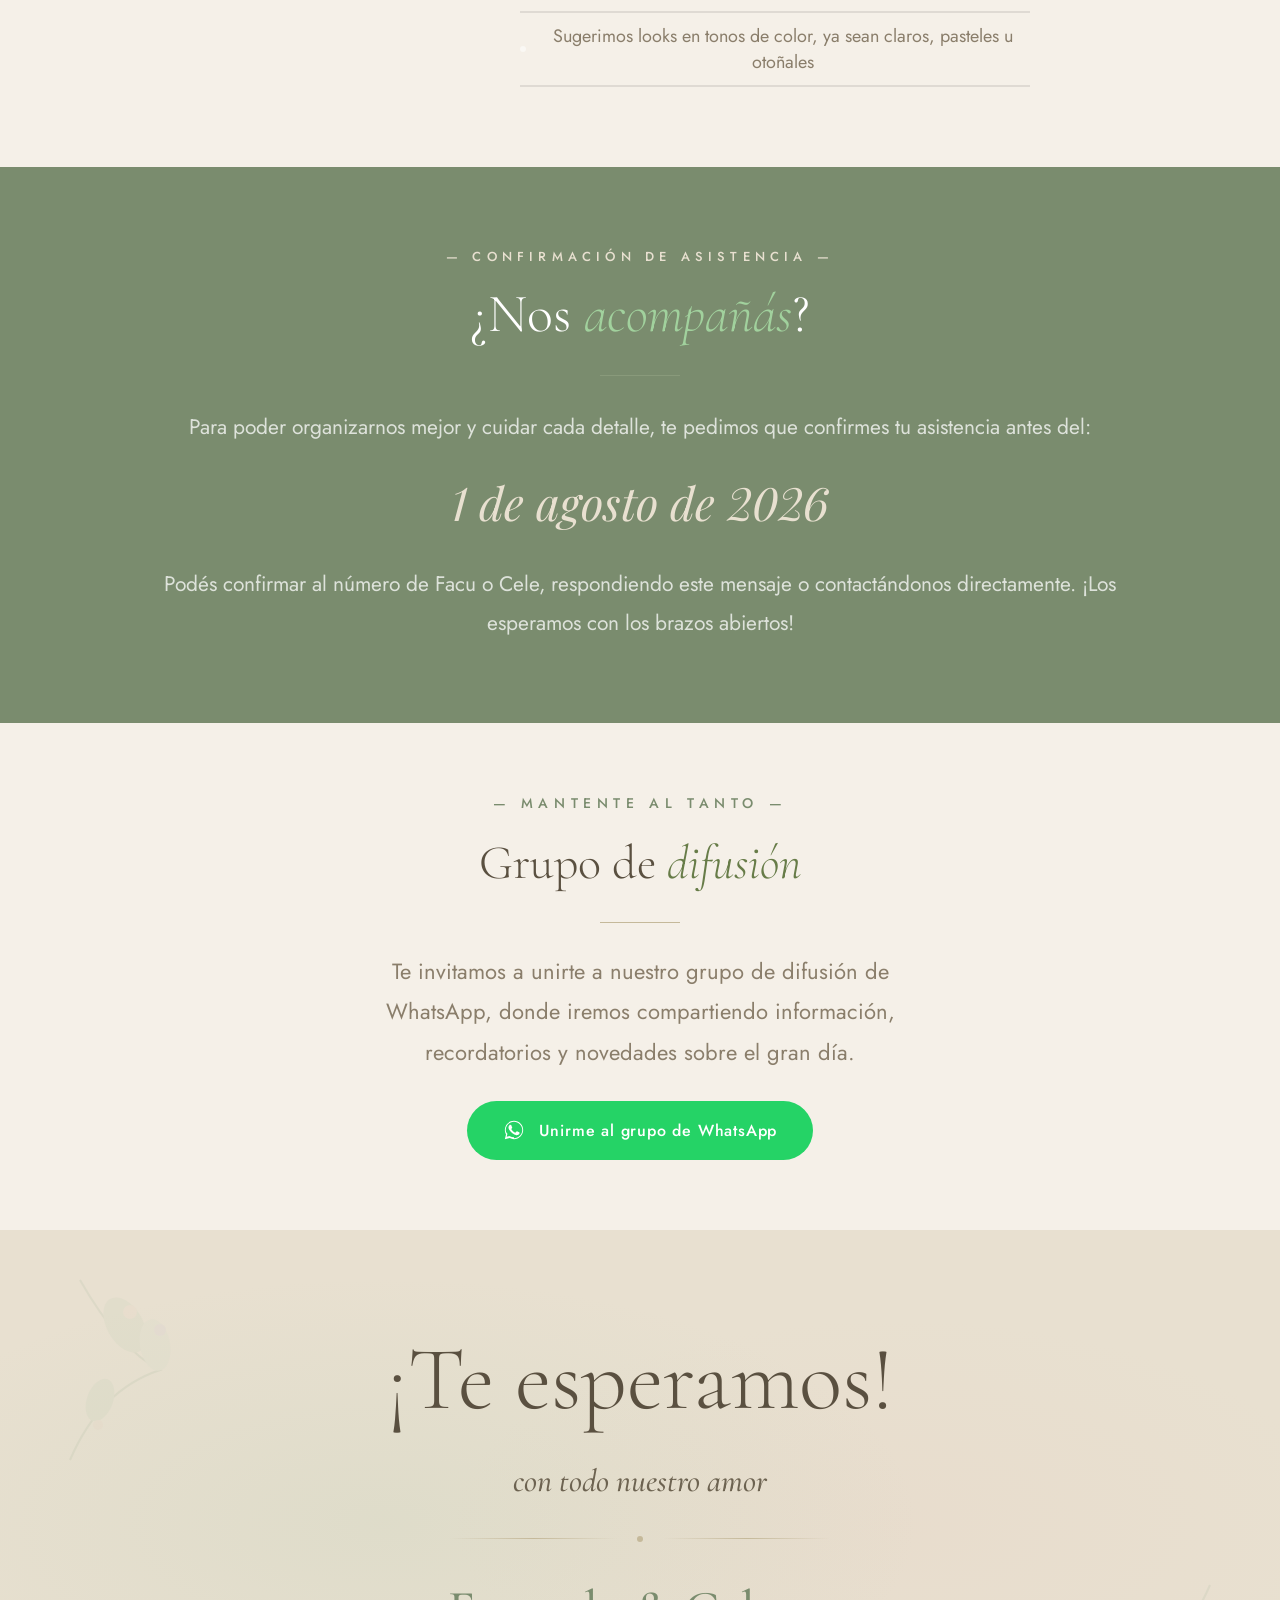
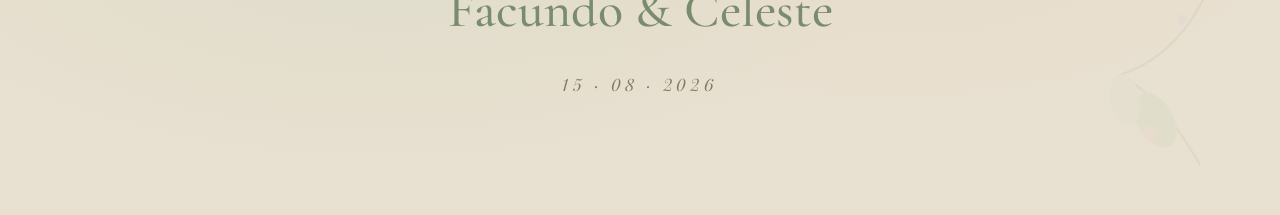
<file: familia.html>
<!DOCTYPE html>
<html lang="es">
<head>
<meta charset="UTF-8">
<meta name="viewport" content="width=device-width, initial-scale=1.0">
<title>Facundo & Celeste — 15 de Agosto 2026</title>
<link href="https://fonts.googleapis.com/css2?family=Cormorant+Garamond:ital,wght@0,300;0,400;0,500;0,600;1,300;1,400&family=EB+Garamond:ital,wght@0,500;1,500&family=Jost:wght@300;400;500&family=Playfair+Display:ital,wght@0,400;0,500;0,600;1,400;1,500&display=swap" rel="stylesheet">
<link rel="stylesheet" href="style.css">
</head>
<body>

<!-- ══════════════════════════════════════════
     PORTADA
══════════════════════════════════════════ -->
<section class="cover">
  <div class="cover-bg"></div>

  <svg class="cover-corner tl floral-deco" viewBox="0 0 200 200" fill="none" xmlns="http://www.w3.org/2000/svg">
    <path d="M10 190 Q40 120 100 100 Q60 80 20 10" stroke="#7D9E7C" stroke-width="1.5" fill="none"/>
    <circle cx="100" cy="100" r="4" fill="#7D9E7C"/>
    <ellipse cx="65" cy="55" rx="14" ry="22" fill="#A8C5A6" transform="rotate(-30 65 55)"/>
    <ellipse cx="95" cy="75" rx="12" ry="20" fill="#C4D9C3" transform="rotate(-10 95 75)"/>
    <ellipse cx="40" cy="130" rx="10" ry="18" fill="#A8C5A6" transform="rotate(20 40 130)"/>
    <ellipse cx="25" cy="100" rx="9" ry="16" fill="#C4D9C3" transform="rotate(40 25 100)"/>
    <circle cx="70" cy="42" r="5" fill="#E8C4B8"/>
    <circle cx="100" cy="60" r="4" fill="#E8C4B8"/>
    <circle cx="38" cy="155" r="4" fill="#C5B8D4"/>
  </svg>
  <svg class="cover-corner tr floral-deco" viewBox="0 0 200 200" fill="none" xmlns="http://www.w3.org/2000/svg">
    <path d="M10 190 Q40 120 100 100 Q60 80 20 10" stroke="#7D9E7C" stroke-width="1.5" fill="none"/>
    <circle cx="100" cy="100" r="4" fill="#7D9E7C"/>
    <ellipse cx="65" cy="55" rx="14" ry="22" fill="#A8C5A6" transform="rotate(-30 65 55)"/>
    <ellipse cx="95" cy="75" rx="12" ry="20" fill="#C4D9C3" transform="rotate(-10 95 75)"/>
    <ellipse cx="40" cy="130" rx="10" ry="18" fill="#A8C5A6" transform="rotate(20 40 130)"/>
    <circle cx="70" cy="42" r="5" fill="#E8C4B8"/>
    <circle cx="38" cy="155" r="4" fill="#C5B8D4"/>
  </svg>
  <svg class="cover-corner bl floral-deco" viewBox="0 0 200 200" fill="none" xmlns="http://www.w3.org/2000/svg">
    <path d="M10 190 Q40 120 100 100 Q60 80 20 10" stroke="#7D9E7C" stroke-width="1.5" fill="none"/>
    <circle cx="100" cy="100" r="4" fill="#7D9E7C"/>
    <ellipse cx="65" cy="55" rx="14" ry="22" fill="#A8C5A6" transform="rotate(-30 65 55)"/>
    <ellipse cx="95" cy="75" rx="12" ry="20" fill="#C4D9C3" transform="rotate(-10 95 75)"/>
    <circle cx="70" cy="42" r="5" fill="#E8C4B8"/>
  </svg>
  <svg class="cover-corner br floral-deco" viewBox="0 0 200 200" fill="none" xmlns="http://www.w3.org/2000/svg">
    <path d="M10 190 Q40 120 100 100 Q60 80 20 10" stroke="#7D9E7C" stroke-width="1.5" fill="none"/>
    <circle cx="100" cy="100" r="4" fill="#7D9E7C"/>
    <ellipse cx="65" cy="55" rx="14" ry="22" fill="#A8C5A6" transform="rotate(-30 65 55)"/>
    <ellipse cx="95" cy="75" rx="12" ry="20" fill="#C4D9C3" transform="rotate(-10 95 75)"/>
    <circle cx="70" cy="42" r="5" fill="#E8C4B8"/>
  </svg>

  <div class="cover-inner">
    <p class="cover-pre">Nos casamos</p>
    <div class="cover-names">Facundo</div>
    <div class="cover-amp cover-amp-char">&</div>
    <div class="cover-names">Celeste</div>
    <div class="cover-divider">
      <div class="cover-divider-line"></div>
      <div class="cover-divider-dot"></div>
      <div class="cover-divider-line"></div>
    </div>
    <div class="cover-date">15 · 08 · 2026</div>
    <div class="cover-tag">Córdoba, Argentina</div>
  </div>
</section>

<!-- ══════════════════════════════════════════
     FOTO PRINCIPAL
══════════════════════════════════════════ -->
<div class="photo-strip-single foto-portada">
  <img src="img/FotoPortada.jpg" alt="Foto Principal" style="object-position: 50% 20%;">
</div>

<!-- ══════════════════════════════════════════
     QUERIDO INVITADO
══════════════════════════════════════════ -->
<section class="section section-dear">
  <span class="section-label">— Con amor —</span>
  <h2 class="section-title">Querido <em>invitado</em></h2>
  <div class="thin-rule"></div>
  <p class="section-body">
    Queremos que seas parte de este hermoso momento de nuestras vidas.<br><br>
    Con el corazón lleno de alegría e ilusión, te invitamos a acompañarnos
    en el día más especial de nuestras vidas. Tu presencia será el regalo
    más grande que podamos recibir, y anhelamos compartir con vos cada
    instante de esta celebración única e irrepetible.<br><br>
    Con todo nuestro amor,<br>
    <strong style="font-family:'Cormorant Garamond',serif;font-size:26px;font-weight:700;color:#677c48;">Facundo & Celeste</strong><br>
    “Ahora permanecen la fe, la esperanza y el amor; pero el mayor de ellos es el amor.”<br>
    <strong style="font-family:'Cormorant Garamond',serif;font-size:26px;font-weight:700;color:#677c48;">1 Corintios 13:13</strong>
  </p>
</section>

<!-- ══════════════════════════════════════════
     TIRA DE 3 FOTOS
══════════════════════════════════════════ -->
<div class="photo-strip">
  <div class="photo-slot">
    <img src="img/Foto1.jpg" alt="Foto 1">
  </div>
  <div class="photo-slot">
    <img src="img/Foto2.jpg" alt="Foto 2">
  </div>
  <div class="photo-slot">
    <img src="img/Foto3.jpg" alt="Foto 3">
  </div>
</div>

<!-- ══════════════════════════════════════════
     FECHA
══════════════════════════════════════════ -->
<section class="section section-date">
  <span class="section-label">— Guardá esta fecha —</span>
  <div class="date-big">15</div>
  <div class="date-month-year">de Agosto · 2026</div>
  <div class="thin-rule"></div>
  <h2 class="section-title" style="font-size:clamp(30px,5vw,44px);">¡Es nuestro gran día!</h2>
  <p class="section-body" style="margin:0 auto;">
    Reservá esta fecha en tu agenda y unite a nosotros en este momento
    lleno de amor, alegría y celebración.
  </p>

  <!-- Contador regresivo -->
  <div class="countdown-wrap">
    <div class="countdown-grid">
      <div class="countdown-block">
        <div class="countdown-num" id="cd-dias">--</div>
        <div class="countdown-label">días</div>
      </div>
      <div class="countdown-sep">:</div>
      <div class="countdown-block">
        <div class="countdown-num" id="cd-horas">--</div>
        <div class="countdown-label">horas</div>
      </div>
      <div class="countdown-sep">:</div>
      <div class="countdown-block">
        <div class="countdown-num" id="cd-min">--</div>
        <div class="countdown-label">minutos</div>
      </div>
      <div class="countdown-sep">:</div>
      <div class="countdown-block">
        <div class="countdown-num" id="cd-seg">--</div>
        <div class="countdown-label">segundos</div>
      </div>
    </div>
  </div>
</section>

<!-- ══════════════════════════════════════════
     FOTO INTERMEDIA
══════════════════════════════════════════ -->
<div class="photo-strip-single foto-intermedia">
  <img src="img/FotoIntermedia.jpg" alt="Foto intermedia" style="object-position: 60% 20%;">
</div>

<!-- ══════════════════════════════════════════
     UBICACIÓN
══════════════════════════════════════════ -->
<section class="section section-location">
  <div class="location-text">
    <span class="section-label">— Dónde nos encontramos —</span>
    <h2 class="section-title">El <em>lugar</em></h2>
    <div class="thin-rule"></div>
    <div class="location-detail">
      <svg class="location-detail-icon" viewBox="0 0 24 24" fill="none" stroke="currentColor" stroke-width="1.5" stroke-linecap="round">
        <path d="M12 2C8.13 2 5 5.13 5 9c0 5.25 7 13 7 13s7-7.75 7-13c0-3.87-3.13-7-7-7z"/>
        <circle cx="12" cy="9" r="2.5"/>
      </svg>
      <div>
        <div style="font-weight:500;color:#3A3228;font-size:20px;margin-bottom:6px;">Villa Adelina Eventos</div>
        <div style="font-weight:450;color:#4d4235;font-size:16px;margin-bottom:6px;">Av. Juan B Justo 8000<br>Córdoba Capital</div>
      </div>
    </div>
    <div class="location-detail">
      <svg class="location-detail-icon" viewBox="0 0 24 24" fill="none" stroke="currentColor" stroke-width="1.5" stroke-linecap="round">
        <circle cx="12" cy="12" r="10"/>
        <polyline points="12,6 12,12 16,14"/>
      </svg>
      <div style="font-weight:450;color:#4d4235;font-size:16px;margin-bottom:6px;">Ceremonia: 11:00 hs<br>Recepción: 13:00 hs</div>
    </div>
    <div class="location-detail">
      <svg class="location-detail-icon" viewBox="0 0 24 24" fill="none" stroke="currentColor" stroke-width="1.5" stroke-linecap="round">
        <rect x="3" y="4" width="18" height="18" rx="2" ry="2"/>
        <line x1="16" y1="2" x2="16" y2="6"/><line x1="8" y1="2" x2="8" y2="6"/>
        <line x1="3" y1="10" x2="21" y2="10"/>
      </svg>
      <div style="margin-top: 2px; font-weight:450;color:#4d4235;font-size:16px;margin-bottom:6px;">Sábado, 15 de agosto de 2026</div>
    </div>
  </div>
  <div class="location-map-placeholder">
    <iframe
      src="https://www.google.com/maps?q=Av.+Juan+B+Justo+8000+Cordoba+Argentina&output=embed"
      allowfullscreen
      loading="lazy"
      referrerpolicy="no-referrer-when-downgrade">
    </iframe>
  </div>
</section>



<!-- ══════════════════════════════════════════
     REGALO
══════════════════════════════════════════ -->
<section class="section section-gift" style="background-color: #e9ddbecf;">
  <span class="section-label">— Regalos —</span>
  <h2 class="section-title" style="font-size:clamp(34px,6vw,50px);">Tu <em>presencia</em> es nuestro mayor regalo</h2>
  <div class="thin-rule"></div>
  <blockquote class="gift-quote">
    "Para nosotros, lo más importante es compartir este momento con ustedes. Si además deseas bendecirnos con un regalo para el inicio de nuestra familia, podés hacerlo a través de nuestro alias."
  </blockquote>
  <div class="alias-box" style="background:white;">
    <div class="alias-icon" style="background:#F2DDD5;">
      <svg width="22" height="22" viewBox="0 0 24 24" fill="none" stroke="#C9897A" stroke-width="1.5" stroke-linecap="round">
        <path d="M20.84 4.61a5.5 5.5 0 0 0-7.78 0L12 5.67l-1.06-1.06a5.5 5.5 0 0 0-7.78 7.78l1.06 1.06L12 21.23l7.78-7.78 1.06-1.06a5.5 5.5 0 0 0 0-7.78z"/>
      </svg>
    </div>
    <div>
      <div class="alias-label" style="color:#C9897A;">Alias de regalo</div>
      <div class="alias-value" id="giftAliasText">regalosfacucele</div>
    </div>
    <button class="copy-btn" style="background:#C9897A;" onclick="copyGiftAlias()">Copiar</button>
  </div>
</section>

<!-- ══════════════════════════════════════════
     DRESS CODE
══════════════════════════════════════════ -->
<section class="section section-dresscode">
  <div class="dresscode-visual">
    <svg width="80" height="80" viewBox="0 0 80 80" fill="none" xmlns="http://www.w3.org/2000/svg">
      <path d="M32 8 Q28 22 22 30 L18 72 H62 L58 30 Q52 22 48 8 Z" fill="#C9897A" fill-opacity="0.5" stroke="#C9897A" stroke-width="1.5"/>
      <path d="M36 16 Q40 20 44 16 Q42 24 40 22 Q38 24 36 16Z" fill="#C9897A" fill-opacity="0.7"/>
      <path d="M30 10 L26 28 L18 32 L22 72 H38 L38 30 Q34 24 30 10Z" fill="#C9897A" fill-opacity="0.3" stroke="#C9897A" stroke-width="1"/>
      <path d="M50 10 L54 28 L62 32 L58 72 H42 L42 30 Q46 24 50 10Z" fill="#C9897A" fill-opacity="0.3" stroke="#C9897A" stroke-width="1"/>
      <circle cx="40" cy="7" r="5" fill="#C9897A" fill-opacity="0.5" stroke="#C9897A" stroke-width="1.5"/>
    </svg>
    <div style="font-family:'Cormorant Garamond',serif;font-size:34px;font-weight:600;color:#5a5040;text-align:center;line-height:1.3;">
      Dress<br><em>Code</em>
    </div>
  </div>
  <div class="dresscode-text">
    <span class="dresscode-tag">Vestimenta Sugerida</span>
    <h2 class="section-title" style="font-size:clamp(36px,6vw,52px);margin-bottom:12px;"><em>Elegante</em></h2>
    <div class="thin-rule" style="margin:20px 0;"></div>
    <p class="section-body" style="margin-top: 14px; margin-bottom: 10px; max-width:600px; font-size: 22px;">
      Nos encantaría que nos acompañes en este día tan especial con una vestimenta elegante y formal.
    </p>
    <ul class="dresscode-items">
      <li>Traje o smoking para ellos</li>
      <li>Para ellas vestido elegante o conjunto formal</li>
      <li>Evitar colores blanco o crema en lo posible</li>
      <li>Sugerimos looks en tonos de color, ya sean claros, pasteles u otoñales</li>
    </ul>
  </div>
</section>

<!-- ══════════════════════════════════════════
     CONFIRMACIÓN
══════════════════════════════════════════ -->
<section class="section section-confirm">
  <span class="section-label">— Confirmación de asistencia —</span>
  <h2 class="section-title">¿Nos <em style="color:#a1d19d;">acompañás</em>?</h2>
  <div class="thin-rule"></div>
  <p class="section-body">
    Para poder organizarnos mejor y cuidar cada detalle, te pedimos que confirmes tu asistencia antes del:
  </p>
  <div class="confirm-deadline">1 de agosto de 2026</div>
  <p class="section-body">
    Podés confirmar al número de Facu o Cele, respondiendo este mensaje
    o contactándonos directamente. ¡Los esperamos con los brazos abiertos!
  </p>
</section>

<!-- ══════════════════════════════════════════
     WHATSAPP
══════════════════════════════════════════ -->
<section class="section section-whatsapp">
  <span class="section-label" style="display:flex;justify-content:center; font-size: 14px; margin-bottom: 24px;">— Mantente al tanto —</span>
  <h2 class="section-title" style="text-align:center;font-size:clamp(32px,6vw,48px);">Grupo de <em>difusión</em></h2>
  <div class="thin-rule"></div>
  <p class="section-body" style="text-align:center;margin:0 auto;max-width:580px; font-size: 22px;">
    Te invitamos a unirte a nuestro grupo de difusión de WhatsApp, donde iremos compartiendo información, recordatorios y novedades sobre el gran día.
  </p>
  <div style="text-align:center;">
    <a class="wa-btn" href="https://chat.whatsapp.com/E8KCQji1GKF0MELzUdoKml" target="_blank" rel="noopener noreferrer">
      <svg width="22" height="22" viewBox="0 0 24 24" fill="white"><path d="M17.472 14.382c-.297-.149-1.758-.867-2.03-.967-.273-.099-.471-.148-.67.15-.197.297-.767.966-.94 1.164-.173.199-.347.223-.644.075-.297-.15-1.255-.463-2.39-1.475-.883-.788-1.48-1.761-1.653-2.059-.173-.297-.018-.458.13-.606.134-.133.298-.347.446-.52.149-.174.198-.298.298-.497.099-.198.05-.371-.025-.52-.075-.149-.669-1.612-.916-2.207-.242-.579-.487-.5-.669-.51-.173-.008-.371-.01-.57-.01-.198 0-.52.074-.792.372-.272.297-1.04 1.016-1.04 2.479 0 1.462 1.065 2.875 1.213 3.074.149.198 2.096 3.2 5.077 4.487.709.306 1.262.489 1.694.625.712.227 1.36.195 1.871.118.571-.085 1.758-.719 2.006-1.413.248-.694.248-1.289.173-1.413-.074-.124-.272-.198-.57-.347z"/><path d="M12.004 2c-5.514 0-9.998 4.486-9.998 10 0 1.76.46 3.413 1.268 4.852L2 22l5.272-1.246A9.952 9.952 0 0012.004 22c5.514 0 9.998-4.486 9.998-10S17.518 2 12.004 2zm0 18.004c-1.648 0-3.192-.448-4.519-1.225l-.324-.19-3.13.739.773-3.043-.21-.339C3.557 14.8 3.006 13.449 3.006 12c0-4.963 4.033-8.998 8.998-8.998 4.964 0 8.998 4.035 8.998 8.998 0 4.964-4.034 8.998-8.998 8.998z"/></svg>
      Unirme al grupo de WhatsApp
    </a>
  </div>
</section>

<!-- ══════════════════════════════════════════
     CIERRE
══════════════════════════════════════════ -->
<section class="section section-closing">
  <div class="closing-bg"></div>
  <svg class="floral-deco" style="position:absolute;top:40px;left:60px;width:200px;opacity:0.1;" viewBox="0 0 200 200" fill="none">
    <path d="M10 190 Q40 120 100 100 Q60 80 20 10" stroke="#7D9E7C" stroke-width="2" fill="none"/>
    <ellipse cx="65" cy="55" rx="18" ry="30" fill="#A8C5A6" transform="rotate(-30 65 55)"/>
    <ellipse cx="95" cy="75" rx="15" ry="26" fill="#C4D9C3" transform="rotate(-10 95 75)"/>
    <ellipse cx="40" cy="130" rx="13" ry="22" fill="#A8C5A6" transform="rotate(20 40 130)"/>
    <circle cx="70" cy="42" r="7" fill="#E8C4B8"/>
    <circle cx="100" cy="60" r="6" fill="#C5B8D4"/>
    <circle cx="38" cy="155" r="5" fill="#E8C4B8"/>
  </svg>
  <svg class="floral-deco" style="position:absolute;bottom:40px;right:60px;width:200px;opacity:0.1;transform:scale(-1);" viewBox="0 0 200 200" fill="none">
    <path d="M10 190 Q40 120 100 100 Q60 80 20 10" stroke="#7D9E7C" stroke-width="2" fill="none"/>
    <ellipse cx="65" cy="55" rx="18" ry="30" fill="#A8C5A6" transform="rotate(-30 65 55)"/>
    <ellipse cx="95" cy="75" rx="15" ry="26" fill="#C4D9C3" transform="rotate(-10 95 75)"/>
    <circle cx="70" cy="42" r="7" fill="#E8C4B8"/>
    <circle cx="38" cy="155" r="5" fill="#C5B8D4"/>
  </svg>

  <div class="closing-inner">
    <div class="closing-title">¡Te esperamos!</div>
    <div class="closing-subtitle">con todo nuestro amor</div>
    <div class="cover-divider" style="margin:36px auto;">
      <div class="cover-divider-line"></div>
      <div class="cover-divider-dot"></div>
      <div class="cover-divider-line"></div>
    </div>
    <div class="closing-names">Facundo & Celeste</div>
    <div class="closing-date-tag">15 · 08 · 2026</div>
  </div>
</section>

<script>
  function copyAlias() {
    var text = document.getElementById('aliasText').textContent.trim();
    navigator.clipboard.writeText(text).then(function(){
      var btn = event.target;
      var orig = btn.textContent;
      btn.textContent = '¡Copiado!';
      setTimeout(function(){ btn.textContent = orig; }, 1800);
    });
  }

  function copyGiftAlias() {
    var text = document.getElementById('giftAliasText').textContent.trim();
    navigator.clipboard.writeText(text).then(function(){
      var btn = event.target;
      var orig = btn.textContent;
      btn.textContent = '¡Copiado!';
      setTimeout(function(){ btn.textContent = orig; }, 1800);
    });
  }
</script>
<script>
  // Contador regresivo — 15 de agosto de 2026 a las 11:00 hs (Córdoba, Argentina = UTC-3)
  (function() {
    var wedding = new Date('2026-08-15T11:00:00-03:00').getTime();

    function update() {
      var now = Date.now();
      var diff = wedding - now;

      if (diff <= 0) {
        document.getElementById('cd-dias').textContent  = '0';
        document.getElementById('cd-horas').textContent = '0';
        document.getElementById('cd-min').textContent   = '0';
        document.getElementById('cd-seg').textContent   = '0';
        return;
      }

      var dias  = Math.floor(diff / 86400000);
      var horas = Math.floor((diff % 86400000) / 3600000);
      var min   = Math.floor((diff % 3600000)  / 60000);
      var seg   = Math.floor((diff % 60000)    / 1000);

      document.getElementById('cd-dias').textContent  = dias;
      document.getElementById('cd-horas').textContent = String(horas).padStart(2,'0');
      document.getElementById('cd-min').textContent   = String(min).padStart(2,'0');
      document.getElementById('cd-seg').textContent   = String(seg).padStart(2,'0');
    }

    update();
    setInterval(update, 1000);
  })();
</script>
</body>
</html>
</file>
<file: style.css>
* { margin: 0; padding: 0; box-sizing: border-box; }

/* ── FONT FEATURE: números elegantes con Playfair Display ── */
.date-big,
.countdown-num,
.cover-date,
.closing-date-tag,
.confirm-deadline,
.date-month-year,
.card-item-value,
.alias-value {
  font-family: 'Playfair Display', serif;
  font-variant-numeric: lining-nums;
  font-feature-settings: "lnum" 1, "tnum" 0;
}

:root {
  --cream: #f5f0e8;
  --cream-dark: #e8e0d0;
  --cream-mid: #ede8dc;
  --sage: #7a8c6e;
  --sage-light: #a0b090;
  --sage-dark: #7a8c6e;
  --sage-muted: rgba(122,140,110,0.2);
  --blush-light: rgba(122,140,110,0.08);
  --dusty-rose: #7a8c6e;
  --lavender: rgba(255,255,255,0.5);
  --warm-gold: #c5b99a;
  --text-dark: #5a5040;
  --text-mid: #8a7e6b;
  --text-light: #a09585;
  --white: #ffffff;
}

html, body {
  width: 100%;
  background: var(--cream);
  font-family: 'Jost', sans-serif;
  color: var(--text-dark);
  overflow-x: hidden;
}

/* ── COVER ── */
.cover {
  width: 100%;
  min-height: 100svh;
  background: var(--cream-dark);
  display: flex;
  flex-direction: column;
  align-items: center;
  justify-content: center;
  position: relative;
  overflow: hidden;
  padding: 60px 24px;
}

.cover-bg {
  position: absolute;
  inset: 0;
  background:
    radial-gradient(ellipse 70% 50% at 20% 30%, rgba(168,197,166,0.22) 0%, transparent 70%),
    radial-gradient(ellipse 60% 60% at 80% 70%, rgba(232,196,184,0.2) 0%, transparent 70%),
    radial-gradient(ellipse 50% 40% at 50% 90%, rgba(197,184,212,0.15) 0%, transparent 60%);
}

.cover-corner {
  position: absolute;
  width: 240px;
  height: 240px;
  opacity: 0.18;
}
.cover-corner.tl { top: 0; left: 0; }
.cover-corner.tr { top: 0; right: 0; transform: scaleX(-1); }
.cover-corner.bl { bottom: 0; left: 0; transform: scaleY(-1); }
.cover-corner.br { bottom: 0; right: 0; transform: scale(-1); }

.cover-inner {
  position: relative;
  z-index: 2;
  text-align: center;
  display: flex;
  flex-direction: column;
  align-items: center;
  gap: 0;
}

.cover-pre {
  font-family: 'Jost', sans-serif;
  font-weight: 500;
  font-size: 17px;
  letter-spacing: 0.35em;
  text-transform: uppercase;
  color: var(--sage-dark);
  margin-bottom: 28px;
}

.cover-names {
  font-family: 'Cormorant Garamond', serif;
  font-weight: 300;
  font-size: clamp(64px, 12vw, 110px);
  line-height: 1.0;
  color: var(--text-dark);
  letter-spacing: -0.01em;
}

.cover-amp {
  font-family: 'EB Garamond', serif;
  font-weight: 500;
  font-size: clamp(48px, 9vw, 80px);
  color: var(--dusty-rose);
  line-height: 1;
  margin: 8px 0;
}

.cover-divider {
  display: flex;
  align-items: center;
  gap: 20px;
  margin: 32px 0;
  width: min(380px, 80vw);
}
.cover-divider-line {
  flex: 1;
  height: 1px;
  background: linear-gradient(90deg, transparent, var(--warm-gold), transparent);
}
.cover-divider-dot {
  width: 6px; height: 6px;
  background: var(--warm-gold);
  border-radius: 50%;
}

.cover-date {
  font-size: clamp(28px, 9vw, 32px);
  font-weight: 400;
  letter-spacing: 0.12em;
  color: var(--text-mid);
}

.cover-tag {
  margin-top: 28px;
  font-family: 'Jost', sans-serif;
  font-size: 15px;
  font-weight: 500;
  letter-spacing: 0.25em;
  text-transform: uppercase;
  color: var(--sage);
  margin-top: 34px;
}

/* ── SECTIONS SHARED ── */
.section {
  width: 100%;
  padding: 80px clamp(24px, 10vw, 140px);
  position: relative;
  overflow: hidden;
}

.section-label {
  font-family: 'Jost', sans-serif;
  font-size: 13px;
  font-weight: 500;
  letter-spacing: 0.4em;
  text-transform: uppercase;
  color: var(--sage);
  margin-bottom: 18px;
  display: block;
}

.section-title {
  font-family: 'Cormorant Garamond', serif;
  font-weight: 300;
  font-size: clamp(38px, 7vw, 54px);
  line-height: 1.1;
  color: var(--text-dark);
  margin-bottom: 32px;
}

.section-title em {
  font-style: italic;
  color: #677c48;
}

.section-body {
  font-family: 'Jost', sans-serif;
  font-size: clamp(17px, 2.5vw, 20px);
  font-weight: 400;
  line-height: 1.85;
  color: var(--text-mid);
  max-width: 680px;
}

.thin-rule {
  width: 80px;
  height: 1px;
  background: var(--warm-gold);
  margin: 32px 0;
}

/* ── PHOTO STRIPS ── */
.photo-strip {
  display: flex;
  height: clamp(220px, 40vw, 420px);
  gap: 0;
  overflow: hidden;
  position: relative;
}

/* Fade top: blanco (section-dear) → foto */
.photo-strip::before {
  content: '';
  position: absolute;
  top: 0; left: 0; right: 0;
  height: 18%;
  background: linear-gradient(to bottom, #ffffff, transparent);
  z-index: 1;
  pointer-events: none;
}
/* Fade bottom: foto → verde (section-date) */
.photo-strip::after {
  content: '';
  position: absolute;
  bottom: 0; left: 0; right: 0;
  height: 18%;
  background: linear-gradient(to top, #7a8c6e, transparent);
  z-index: 1;
  pointer-events: none;
}

.photo-slot {
  flex: 1;
  overflow: hidden;
  position: relative;
}

.photo-strip-single {
  height: clamp(280px, 50vw, 520px);
  overflow: hidden;
  position: relative;
}

/* FotoPortada: arriba → crema oscuro (cover), abajo → blanco (section-dear) */
.photo-strip-single.foto-portada::before {
  content: '';
  position: absolute;
  top: 0; left: 0; right: 0;
  height: 18%;
  background: linear-gradient(to bottom, #e8e0d0, transparent);
  z-index: 1;
  pointer-events: none;
}
.photo-strip-single.foto-portada::after {
  content: '';
  position: absolute;
  bottom: 0; left: 0; right: 0;
  height: 18%;
  background: linear-gradient(to top, #ffffff, transparent);
  z-index: 1;
  pointer-events: none;
}

/* FotoIntermedia: arriba → verde (section-date), abajo → crema medio (section-location) */
.foto-intermedia::before {
  content: '';
  position: absolute;
  top: 0; left: 0; right: 0;
  height: 18%;
  background: linear-gradient(to bottom, #7a8c6e, transparent);
  z-index: 1;
  pointer-events: none;
}
.foto-intermedia::after {
  content: '';
  position: absolute;
  bottom: 0; left: 0; right: 0;
  height: 18%;
  background: linear-gradient(to top, #ede8dc, transparent);
  z-index: 1;
  pointer-events: none;
}

.photo-strip-single img,
.photo-slot img {
  width: 100%;
  height: 100%;
  object-fit: cover;
  display: block;
}

/* Foto intermedia — base mobile */
.foto-intermedia {
  height: clamp(260px, 55vw, 420px);
}
.section-dear {
  background: var(--white);
  text-align: center;
  padding: 80px clamp(24px, 12vw, 160px);
}
.section-dear .section-body {
  max-width: 100%;
  font-size: clamp(18px, 2.8vw, 22px);
  line-height: 2;
  color: var(--text-mid);
}
.section-dear .thin-rule { margin: 32px auto; }
.section-dear .section-label { justify-content: center; display: flex; color: #677c48; font-size: 15px;}
.section-dear .section-title { font-size: clamp(40px, 8vw, 60px); }

/* ── DATE ── */
.section-date {
  background: var(--sage-dark);
  color: white;
  text-align: center;
  padding: 80px clamp(24px, 10vw, 140px);
}
.section-date .section-label { color: var(--sage-light); display: flex; justify-content: center; font-weight: 500; color: #bfcea7; margin-bottom: 2px;}
.section-date .section-title { color: white; font-size: clamp(36px, 7vw, 64px); margin-bottom: 32px; font-weight: 500;}
.section-date .section-body { color: rgba(255,255,255,0.9); max-width: 100%; font-size: clamp(18px, 4vw, 21px); }
.section-date .thin-rule { background: var(--sage-light); opacity: 0.5; margin: 32px auto; }

.date-big {
  font-weight: 400;
  font-size: clamp(72px, 18vw, 120px);
  line-height: 1;
  color: white;
  margin-bottom: 48px;
  letter-spacing: -0.02em;
}
.date-month-year {
  font-size: clamp(13px, 2vw, 16px);
  font-weight: 400;
  font-style: italic;
  letter-spacing: 0.15em;
  text-transform: uppercase;
  color: #bfcea7;
  margin-top: 52px;
  margin-bottom: 48px;
}

/* ── COUNTDOWN ── */
.countdown-wrap {
  margin-top: 48px;
}
.countdown-grid {
  display: inline-flex;
  align-items: center;
  gap: clamp(4px, 1.5vw, 28px);
  flex-wrap: nowrap;
  justify-content: center;
  width: 100%;
}
.countdown-block {
  display: flex;
  flex-direction: column;
  align-items: center;
  gap: 6px;
  min-width: 0;
  flex: 1 1 0;
  max-width: clamp(60px, 18vw, 96px);
  background: rgba(255,255,255,0.08);
  border: 1px solid rgba(255,255,255,0.15);
  border-radius: 16px;
  padding: clamp(8px, 2vw, 22px) clamp(4px, 1.5vw, 18px);
}
.countdown-num {
  font-weight: 400;
  font-size: clamp(20px, 5vw, 56px);
  line-height: 1;
  color: white;
  letter-spacing: 0;
}
.countdown-label {
  font-family: 'Jost', sans-serif;
  font-size: clamp(7px, 1.5vw, 11px);
  font-weight: 500;
  letter-spacing: 0.1em;
  text-transform: uppercase;
  color: #bfcea7;
  margin-top: 12px;
}
.countdown-sep {
  font-family: 'Cormorant Garamond', serif;
  font-size: clamp(16px, 3.5vw, 36px);
  font-weight: 300;
  color: rgba(255,255,255,0.3);
  line-height: 1;
  margin-bottom: 24px;
  align-self: center;
  flex-shrink: 0;
}

/* ── LOCATION ── */
.section-location {
  background: var(--cream-mid);
  display: flex;
  flex-direction: column;
  gap: 0;
  padding: 0;
}
.location-text {
  flex: 1;
  padding: 70px clamp(24px, 10vw, 140px);
  text-align: center;
}
.location-text .section-label { display: flex; justify-content: center; color: #677c48; font-weight: 500; font-size: 15px; margin-bottom: 26px;}
.location-text .thin-rule { margin: 32px auto; }
.location-map-placeholder {
  flex: 1;
  min-height: 300px;
  background: var(--cream-dark);
  display: flex;
  flex-direction: column;
  align-items: center;
  justify-content: center;
  gap: 14px;
  color: var(--text-light);
  font-family: 'Jost', sans-serif;
  font-size: 13px;
  position: relative;
  overflow: hidden;
}
.location-map-placeholder iframe {
  position: absolute;
  inset: 0;
  width: 100%;
  height: 100%;
  border: none;
}
.location-detail {
  align-items: flex-start;
  gap: 14px;
  margin-bottom: 24px;
  font-size: clamp(14px, 2vw, 16px);
  color: var(--text-mid);
  font-weight: 300;
  max-width: 480px;
  margin-left: auto;
  margin-right: auto;
  justify-content: center;
}
.location-detail-icon {
  width: 20px;
  margin-top: 2px;
  flex-shrink: 0;
  color: var(--sage);
}

/* ── PAYMENT ── */
.section-payment {
  background: var(--white);
  text-align: center;
  padding: 80px clamp(20px, 10vw, 140px);
}
.section-payment .thin-rule { margin: 32px auto; }
.section-payment .section-label { display: flex; justify-content: center; color: #677c48; font-size: 14px; font-weight: 500; margin-bottom: 28px;}

.alias-box {
  display: inline-flex;
  align-items: center;
  gap: 16px;
  background: var(--cream);
  border: 1.5px solid var(--cream-dark);
  border-radius: 16px;
  padding: 22px clamp(16px, 4vw, 40px);
  margin: 36px auto;
  flex-wrap: wrap;
  justify-content: center;
}
.alias-icon {
  width: 44px; height: 44px;
  background: var(--sage-muted);
  border-radius: 50%;
  display: flex;
  align-items: center;
  justify-content: center;
}
.alias-label {
  font-family: 'Jost', sans-serif;
  font-size: 13px;
  font-weight: 500;
  letter-spacing: 0.25em;
  text-transform: uppercase;
  color: #807667;
  margin-bottom: 12px;
  text-align: center;
}
.alias-value {
  font-family: 'Cormorant Garamond', serif;
  font-size: clamp(24px, 6vw, 32px);
  font-weight: 500;
  color: var(--text-dark);
}
.copy-btn {
  background: var(--sage);
  color: white;
  border: none;
  border-radius: 8px;
  padding: 12px 22px;
  font-family: 'Jost', sans-serif;
  font-size: 13px;
  font-weight: 500;
  letter-spacing: 0.1em;
  cursor: pointer;
  transition: background 0.2s;
  touch-action: manipulation;
  -webkit-tap-highlight-color: transparent;
}
.copy-btn:hover { background: var(--sage-dark); }

.card-grid {
  display: flex;
  gap: 16px;
  justify-content: center;
  margin: 40px 0;
  flex-wrap: wrap;
}
.card-item {
  background: var(--cream);
  border: 1px solid var(--cream-dark);
  border-radius: 14px;
  padding: 24px 28px;
  min-width: 140px;
  text-align: center;
  flex: 1 1 140px;
  max-width: 220px;
}
.card-item-label {
  font-size: 12px;
  font-weight: 500;
  letter-spacing: 0.25em;
  text-transform: uppercase;
  color: #807667;
  margin-top: 15px;
  margin-bottom: 4px;
}
.card-item-value {
  font-family: 'Cormorant Garamond', serif;
  font-size: clamp(26px, 5vw, 36px);
  font-weight: 500;
  margin-top: 10px;
  color: var(--text-dark);
}
.card-item-sub {
  font-size: 12px;
  font-weight: 500;
  letter-spacing: 0.25em;
  text-transform: uppercase;
  color: #807667;
  margin-top: 10px;
  margin-bottom: 4px;
}

/* ── GIFT ── */
.section-gift {
  background: var(--blush-light);
  text-align: center;
  padding: 80px clamp(24px, 12vw, 160px);
}
.section-gift .thin-rule { margin: 32px auto; background: var(--dusty-rose); opacity: 0.4; }
.section-gift .section-label { display: flex; justify-content: center; color: #677c48; font-size: 16px; font-weight: 500; margin-bottom: 20px; }
.section-gift .section-title em { color: #677c48; }
.gift-quote {
  font-family: 'Cormorant Garamond', serif;
  font-style: italic;
  font-size: clamp(22px, 6vw, 28px);
  font-weight: 500;
  text-align: center;
  line-height: 1.7;
  color: #5e5649;
  margin-bottom: 20px;
}

/* ── DRESS CODE ── */
.section-dresscode {
  background: var(--cream);
  display: flex;
  flex-direction: column;
  gap: 0;
  padding: 0;
  min-height: auto;
}
.dresscode-visual {
  width: 100%;
  min-height: 200px;
  background: var(--cream);
  display: flex;
  align-items: center;
  justify-content: center;
  flex-direction: row;
  gap: 24px;
  flex-shrink: 0;
  padding: 40px 24px;
}
.dresscode-text {
  padding: 60px clamp(24px, 8vw, 70px);
  flex: 1;
  display: flex;
  flex-direction: column;
  justify-content: center;
  align-items: center;
  text-align: center;
}
.dresscode-tag {
  display: inline-block;
  font-family: 'Jost', sans-serif;
  font-size: 14px;
  font-weight: 500;
  letter-spacing: 0.3em;
  text-transform: uppercase;
  color: var(--text-dark);
  background: var(--cream);
  padding: 8px 20px;
  border-radius: 20px;
  margin-bottom: 18px;
}
.dresscode-items {
  list-style: none;
  margin-top: 24px;
  width: 60%;
}
.dresscode-items li {
  font-family: 'Jost', sans-serif;
  font-size: clamp(16px, 3vw, 18px);
  font-weight: 400;
  color: var(--text-mid);
  padding: 10px 0;
  border-bottom: 2px solid rgba(0,0,0,0.09);
  display: flex;
  align-items: center;
  justify-content: center;
  gap: 10px;
}
.dresscode-items li::before {
  content: '';
  width: 6px; height: 6px;
  border-radius: 50%;
  background: var(--lavender);
  flex-shrink: 0;
}

/* ── CONFIRM ── */
.section-confirm {
  background: var(--sage-dark);
  text-align: center;
  padding: 80px clamp(24px, 12vw, 160px);
  color: white;
}
.section-confirm .section-label { color: var(--cream-dark); display: flex; justify-content: center; }
.section-confirm .section-title { color: white; }
.section-confirm .section-body { color: rgba(255,255,255,0.75); max-width: 100%; font-size: 21px;}
.section-confirm .thin-rule { background: var(--sage-light); opacity: 0.4; margin: 32px auto; }

.confirm-deadline {
  font-size: clamp(30px, 7vw, 46px);
  font-weight: 400;
  font-style: italic;
  color: var(--cream-dark);
  margin-top: 24px;
  margin-bottom: 32px;
}

/* ── WHATSAPP ── */
.section-whatsapp {
  background: var(--cream);
  text-align: center;
  padding: 70px clamp(24px, 12vw, 160px);
}
.section-whatsapp .thin-rule { margin: 28px auto; }
.wa-btn {
  display: inline-flex;
  align-items: center;
  gap: 14px;
  background: #25D366;
  color: white;
  text-decoration: none;
  font-family: 'Jost', sans-serif;
  font-size: clamp(14px, 2.5vw, 16px);
  font-weight: 500;
  letter-spacing: 0.05em;
  padding: 18px 36px;
  border-radius: 50px;
  margin-top: 28px;
  transition: background 0.2s, transform 0.15s;
  touch-action: manipulation;
  -webkit-tap-highlight-color: transparent;
}
.wa-btn:hover { background: #128C7E; transform: scale(1.02); }
.wa-btn:active { transform: scale(0.98); }

/* ── CLOSING ── */
.section-closing {
  background: var(--cream-dark);
  text-align: center;
  padding: 100px clamp(24px, 12vw, 160px) 120px;
  position: relative;
  overflow: hidden;
}
.closing-bg {
  position: absolute;
  inset: 0;
  background:
    radial-gradient(ellipse 60% 60% at 30% 50%, rgba(168,197,166,0.15) 0%, transparent 70%),
    radial-gradient(ellipse 50% 50% at 70% 50%, rgba(232,196,184,0.12) 0%, transparent 70%);
}
.closing-inner { position: relative; z-index: 2; }
.closing-title {
  font-family: 'Cormorant Garamond', serif;
  font-weight: 300;
  font-size: clamp(54px, 12vw, 90px);
  line-height: 1.1;
  color: var(--text-dark);
  margin-bottom: 16px;
}
.closing-subtitle {
  font-family: 'Cormorant Garamond', serif;
  font-style: italic;
  font-size: clamp(24px, 6vw, 32px);
  color: #6d6351;
  font-weight: 500;
  margin-top: 32px;
}
.closing-names {
  font-family: 'Cormorant Garamond', serif;
  font-size: clamp(36px, 7vw, 52px);
  font-weight: 500;
  color: var(--dusty-rose);
  margin-top: 36px;
}
.closing-date-tag {
  font-size: 17px;
  font-weight: 400;
  font-style: italic;
  letter-spacing: 0.25em;
  color: #857964;
  margin-top: 32px;
}

/* ── FLORAL DECORATIONS ── */
.floral-deco {
  opacity: 0.13;
  position: absolute;
  pointer-events: none;
}

/* ══════════════════════════════════════════
   DESKTOP: tablet/desktop layout overrides
══════════════════════════════════════════ */
@media (min-width: 700px) {
  /* Imágenes más altas en desktop */
  .photo-strip {
    height: clamp(380px, 45vw, 580px);
  }
  .photo-strip-single {
    height: clamp(420px, 55vw, 680px);
  }
  /* Foto intermedia aún más alta */
  .photo-strip-single.foto-intermedia {
    height: clamp(500px, 70vw, 860px);
  }

  .section-location {
    flex-direction: row;
  }
  .location-text {
    padding: 90px 70px 90px clamp(60px, 10vw, 140px);
  }
  .location-text .section-label { display: flex; justify-content: center; }
  .location-text .thin-rule { margin: 32px auto; }
  .location-detail {
    margin-left: auto;
    margin-right: auto;
  }
  .location-map-placeholder {
    min-height: 420px;
  }

  .section-dresscode {
    flex-direction: row;
    min-height: 420px;
  }
  .dresscode-visual {
    width: 340px;
    min-height: unset;
    flex-direction: column;
    padding: 40px 40px 4px 40px;
  }
  .dresscode-text {
    padding: 80px 80px 80px 10px;
  }
  .dresscode-items li {
    justify-content: center;
  }
}

/* ══════════════════════════════════════════
   MOBILE: extra tweaks under 480px
══════════════════════════════════════════ */
@media (max-width: 480px) {
  .cover-corner {
    width: 140px;
    height: 140px;
  }

  .photo-strip {
    flex-direction: column;
    height: auto;
  }
  .photo-slot {
    height: 220px;
  }

  .alias-box {
    flex-direction: column;
    align-items: center;
    gap: 12px;
    padding: 20px 35px;
  }
  .alias-label { text-align: center; }

  .card-grid {
    gap: 12px;
  }
  .card-item {
    min-width: 120px;
  }

  .cover-pre {
    font-size: 11px;
    letter-spacing: 0.25em;
  }
}
</file>
